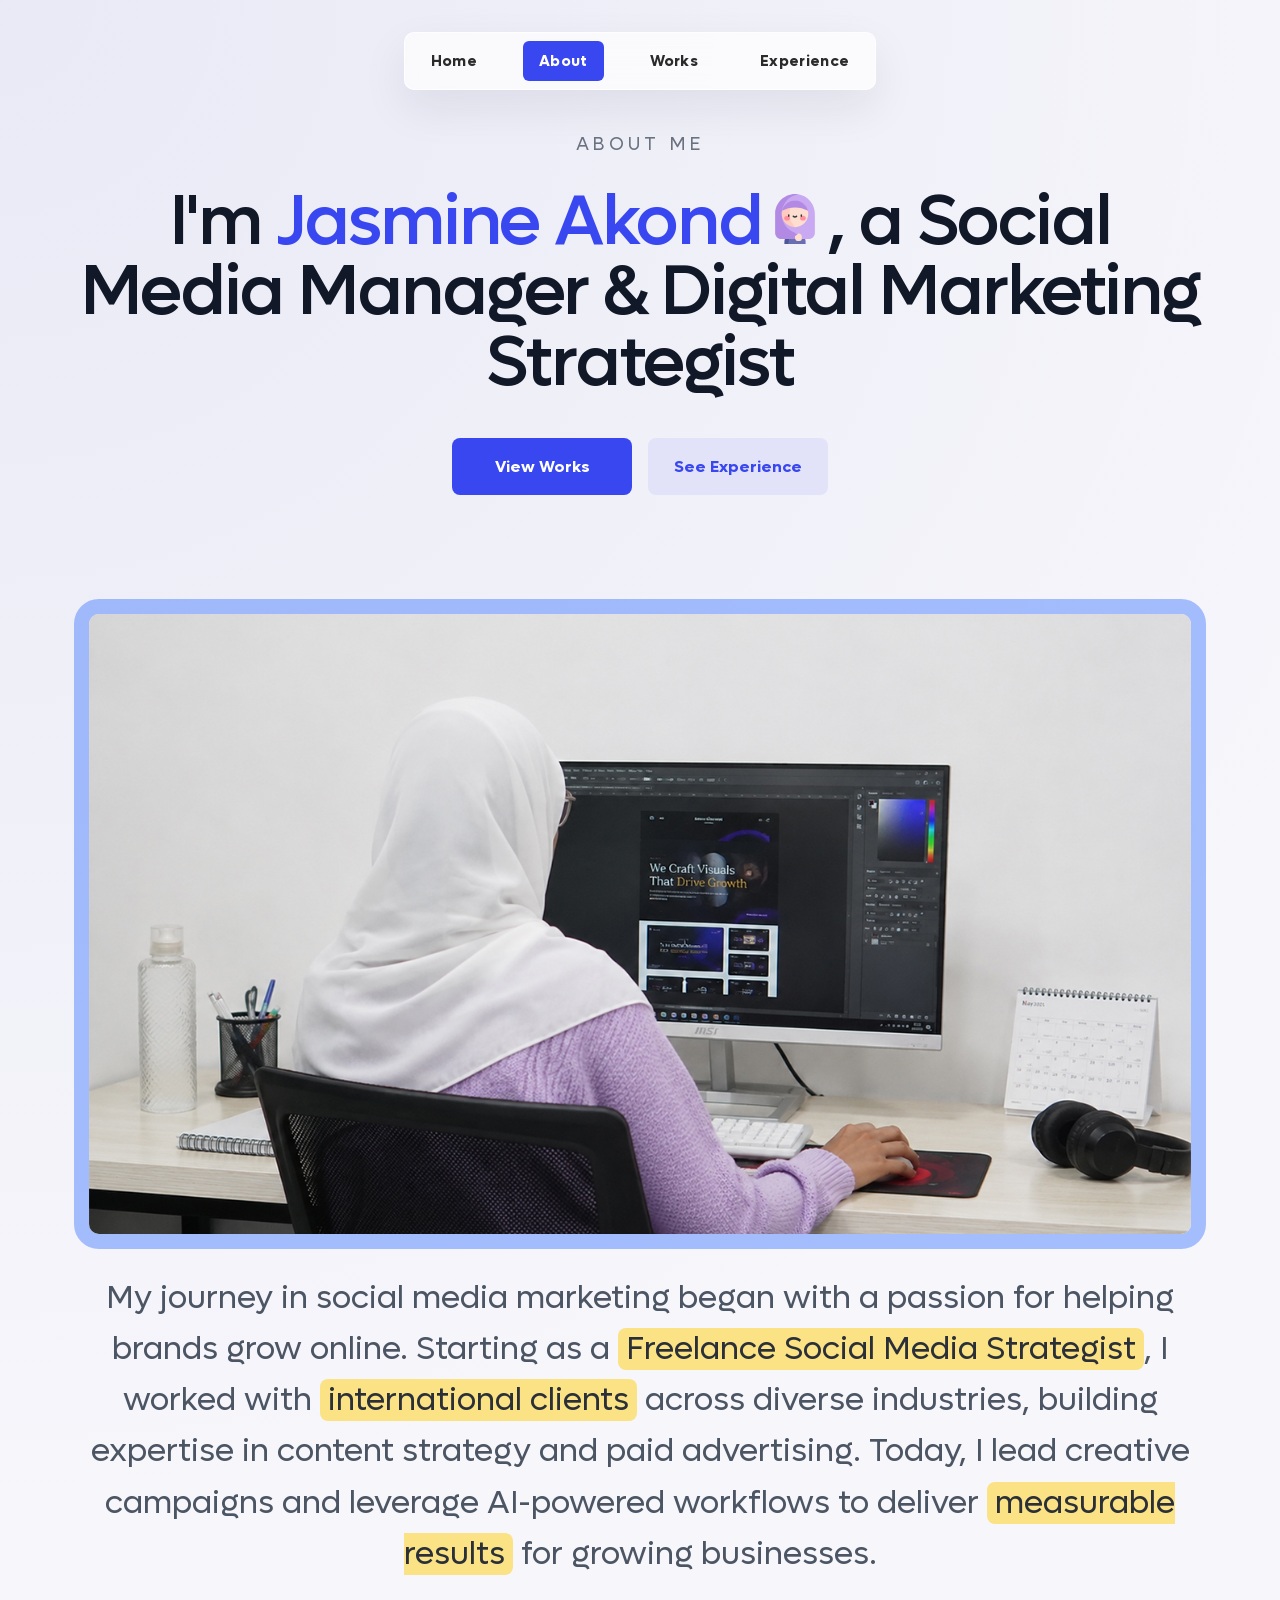
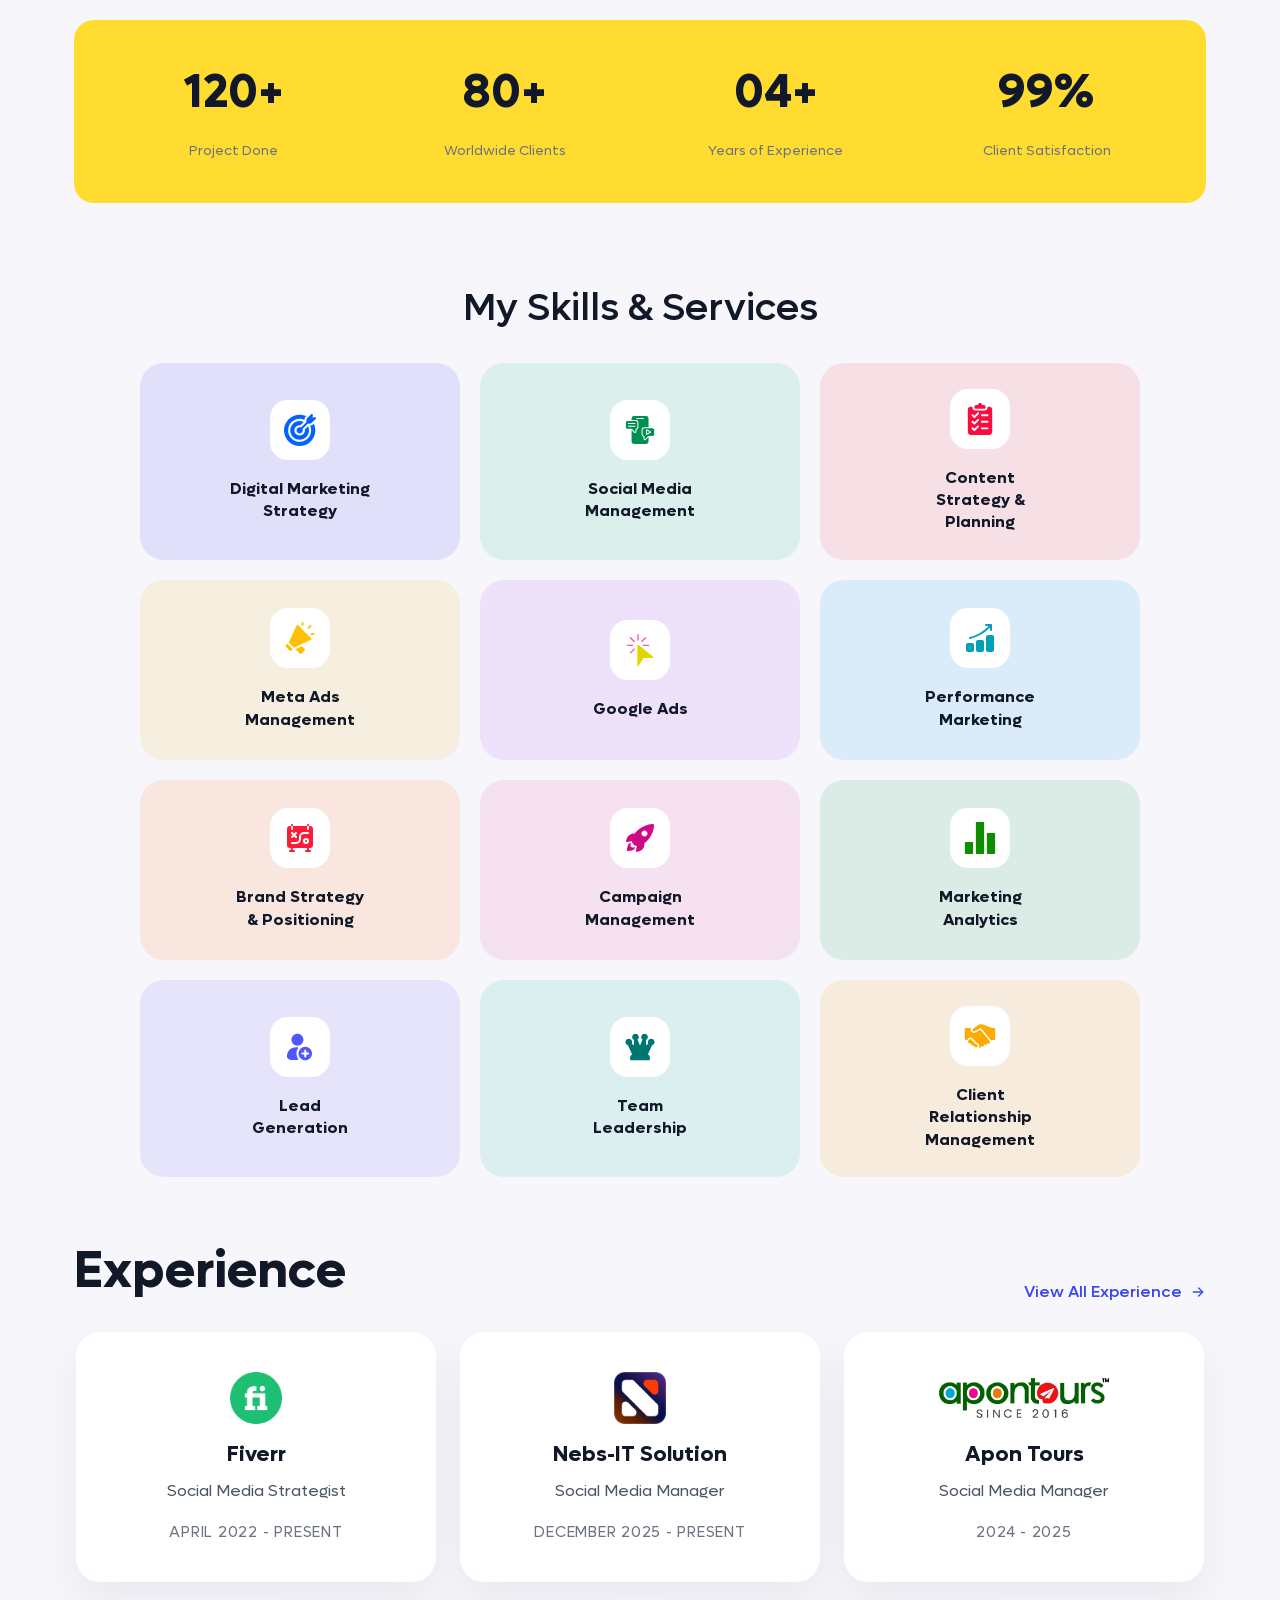
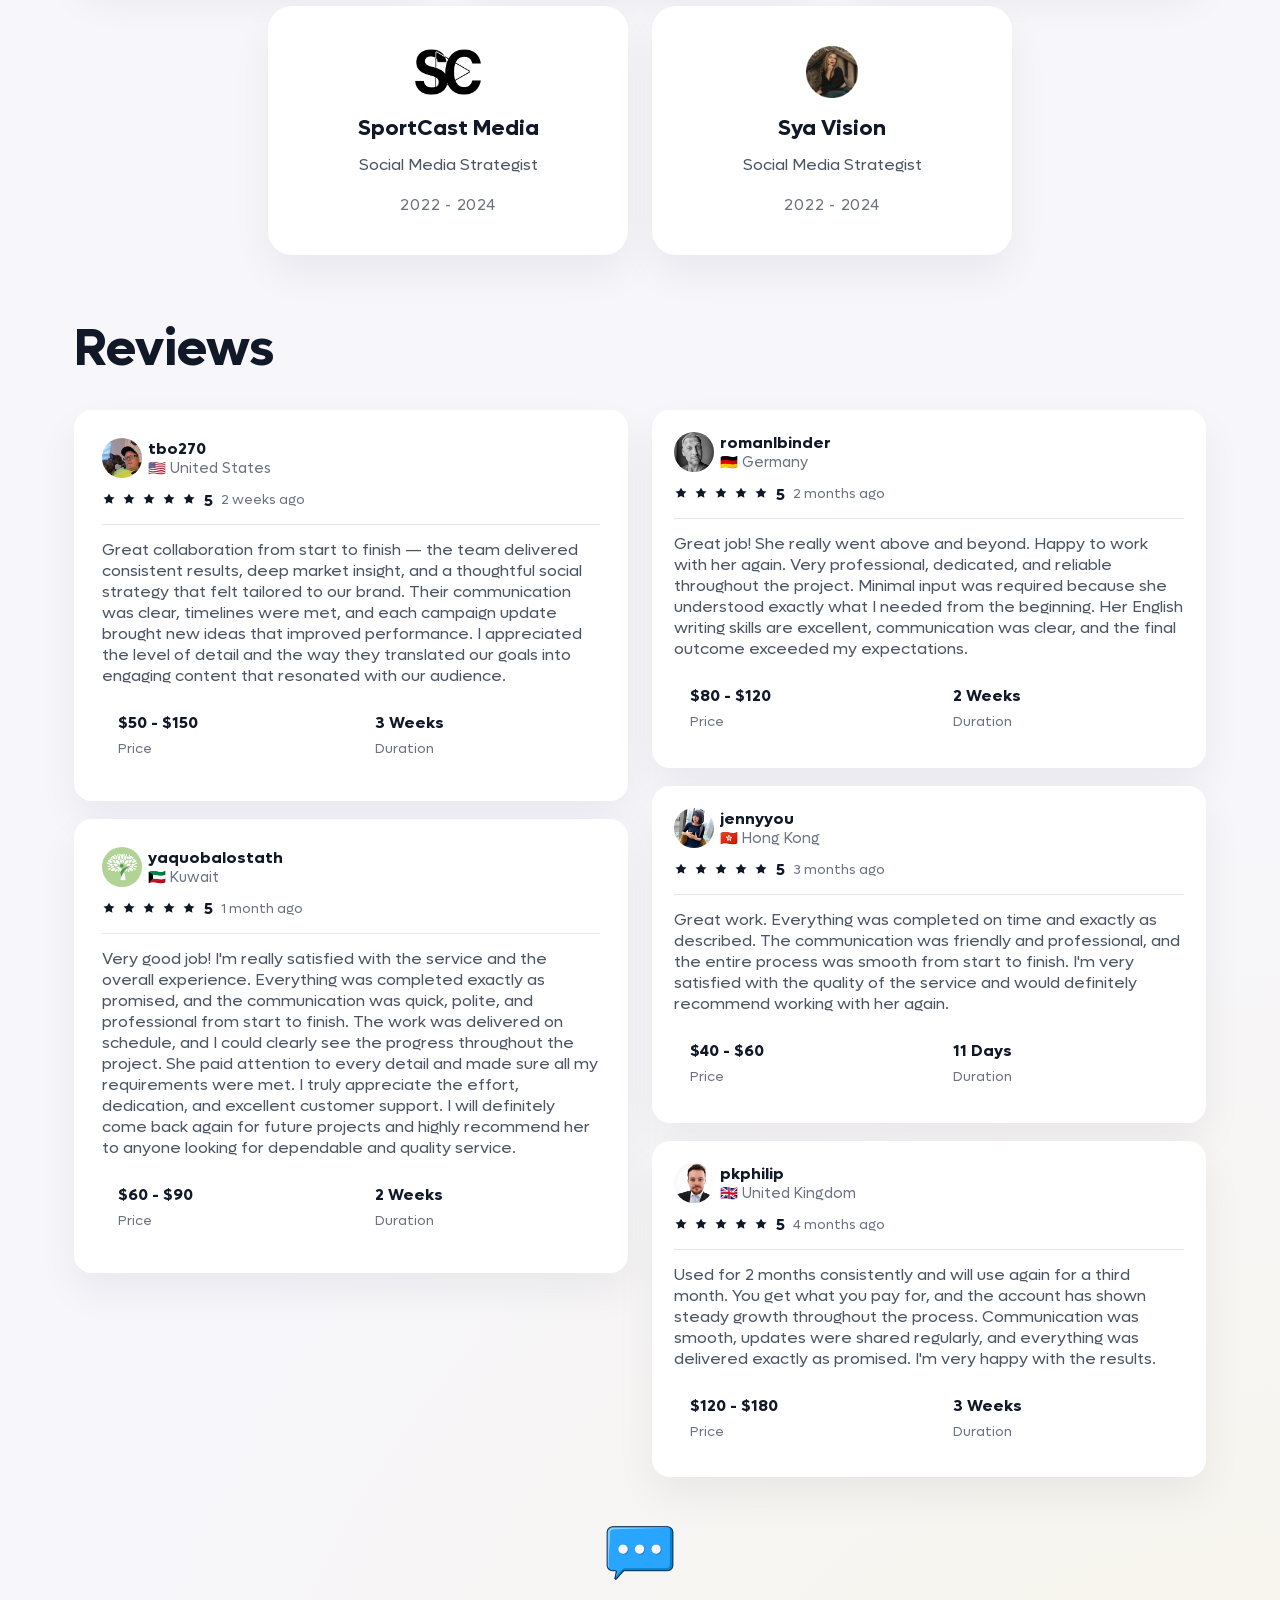
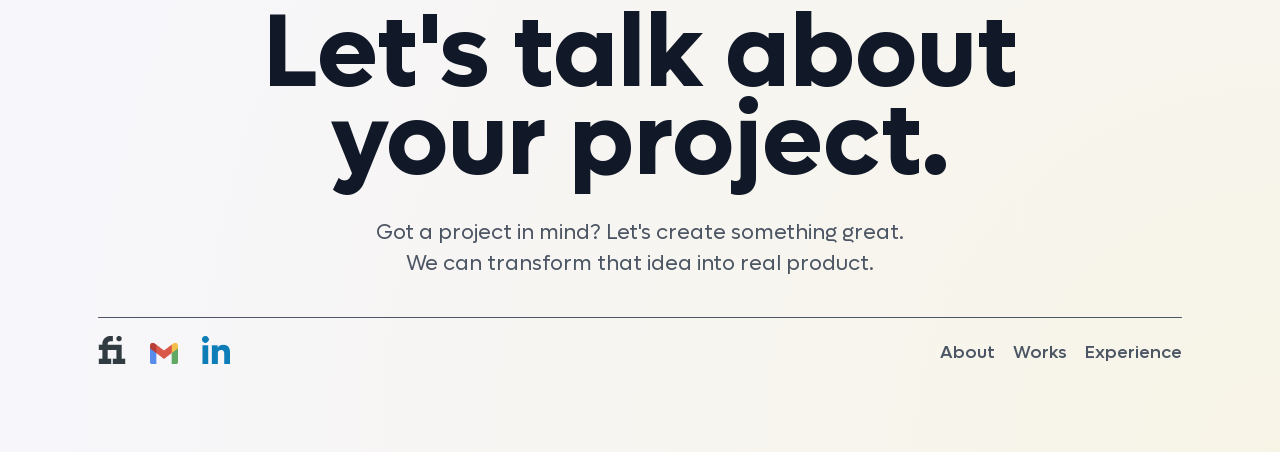
<file: about.html>
<!DOCTYPE html>
<html lang="en">
  <head>
    <meta charset="UTF-8" />
    <meta name="viewport" content="width=device-width, initial-scale=1.0" />
    <title>About | Jasmine Akond</title>
    <link rel="stylesheet" href="style.css" />
    <link rel="stylesheet" href="responsive.css" />
  </head>
  <body>
    <div class="page-shell about-page">
      <header class="site-header">
        <button class="menu-toggle" type="button" aria-label="Open navigation menu" aria-expanded="false" aria-controls="primary-navigation">
          <span></span>
          <span></span>
          <span></span>
        </button>
        <nav class="nav-links" id="primary-navigation">
          <a href="index.html">Home</a>
          <a href="about.html" class="active">About</a>
          <a href="works.html">Works</a>
          <a href="experience.html">Experience</a>
        </nav>
      </header>

      <main>
        <section class="hero hero-center" id="home">
          <div class="hero-copy">
            <p class="hero-intro">About Me</p>
            <h1>I'm <span class="about-headline-name"> Jasmine Akond</span><span class="about-headline-profile"></span>, a Social Media Manager &amp; Digital Marketing Strategist</h1>
            <div class="hero-ctas">
              <a class="button" href="works.html">View Works</a>
              <a class="button button-secondary" href="experience.html">See Experience</a>
            </div>
          </div>
        </section>

        <section class="story-section">
          <img src="media/story.jpg" alt="Story image" />
          <p>
            My journey in social media marketing began with a passion for helping brands grow online. Starting as a <span class="story-highlight">Freelance Social Media Strategist</span>, I worked with <span class="story-highlight">international clients</span> across diverse industries, building expertise in content strategy and paid advertising. Today, I lead creative campaigns and leverage AI-powered workflows to deliver <span class="story-highlight">measurable results</span> for growing businesses.
          </p>
        </section>

        <section class="stats-panel">
          <div class="stats-grid">
            <div class="stat-item">
              <span class="stat-number">120+</span>
              <p class="stat-label">Project Done</p>
            </div>
            <div class="stat-item">
              <span class="stat-number">80+</span>
              <p class="stat-label">Worldwide Clients</p>
            </div>
            <div class="stat-item">
              <span class="stat-number">04+</span>
              <p class="stat-label">Years of Experience</p>
            </div>
            <div class="stat-item">
              <span class="stat-number">99%</span>
              <p class="stat-label">Client Satisfaction</p>
            </div>
          </div>
        </section>

        <section class="expertise-section">
          <h2 class="section-heading">My Skills & Services</h2>
          <div class="expertise-grid">
            <article class="expertise-card expertise-card-1">
              <div class="expertise-icon" aria-hidden="true">
                <img src="media/service/Digital-Marketing-Strategy.svg" alt="Digital Marketing Strategy icon" />
              </div>
              <p>Digital Marketing Strategy</p>
            </article>
            <article class="expertise-card expertise-card-2">
              <div class="expertise-icon" aria-hidden="true">
                <img src="media/service/Social-Media-Management.svg" alt="Social Media Management icon" />
              </div>
              <p>Social Media Management</p>
            </article>
            <article class="expertise-card expertise-card-3">
              <div class="expertise-icon" aria-hidden="true">
                <img src="media/service/Content-Strategy-&-Planning.svg" alt="Content Strategy & Planning icon" />
              </div>
              <p>Content Strategy &amp; Planning</p>
            </article>
            <article class="expertise-card expertise-card-4">
              <div class="expertise-icon" aria-hidden="true">
                <img src="media/service/Meta-Ads-Management.svg" alt="Meta Ads Management icon" />
              </div>
              <p>Meta Ads Management</p>
            </article>
            <article class="expertise-card expertise-card-5">
              <div class="expertise-icon" aria-hidden="true">
                <img src="media/service/Google-Ads-Management.svg" alt="Google Ads icon" />
              </div>
              <p>Google Ads</p>
            </article>
            <article class="expertise-card expertise-card-6">
              <div class="expertise-icon" aria-hidden="true">
                <img src="media/service/Performance-Marketing.svg" alt="Performance Marketing icon" />
              </div>
              <p>Performance Marketing</p>
            </article>
            <article class="expertise-card expertise-card-7">
              <div class="expertise-icon" aria-hidden="true">
                <img src="media/service/marketing-strategy.svg" alt="Brand Strategy & Positioning icon" />
              </div>
              <p>Brand Strategy &amp; Positioning</p>
            </article>
            <article class="expertise-card expertise-card-8">
              <div class="expertise-icon" aria-hidden="true">
                <img src="media/service/Campaign-Management.svg" alt="Campaign Management icon" />
              </div>
              <p>Campaign Management</p>
            </article>
            <article class="expertise-card expertise-card-9">
              <div class="expertise-icon" aria-hidden="true">
                <img src="media/service/Marketing-Analytics.svg" alt="Marketing Analytics icon" />
              </div>
              <p>Marketing Analytics</p>
            </article>
            <article class="expertise-card expertise-card-10">
              <div class="expertise-icon" aria-hidden="true">
                <img src="media/service/Lead-Generation.svg" alt="Lead Generation icon" />
              </div>
              <p>Lead Generation</p>
            </article>
            <article class="expertise-card expertise-card-11">
              <div class="expertise-icon" aria-hidden="true">
                <img src="media/service/Team-Leadership.svg" alt="Team Leadership icon" />
              </div>
              <p>Team Leadership</p>
            </article>
            <article class="expertise-card expertise-card-12">
              <div class="expertise-icon" aria-hidden="true">
                <img src="media/service/Client-Relationship-Management.svg" alt="Client Relationship Management icon" />
              </div>
              <p>Client Relationship Management</p>
            </article>
          </div>
        </section>

        <section class="experience-section" id="experience">
          <div class="experience-header">
            <div>
              <h2 class="experience-title">Experience</h2>
            </div>
            <a class="experience-cta" href="experience.html#experience">
              View All Experience
              <svg width="16" height="16" viewBox="0 0 24 24" fill="none" aria-hidden="true" xmlns="http://www.w3.org/2000/svg">
                <path d="M5 12H19" stroke="currentColor" stroke-width="2" stroke-linecap="round"/>
                <path d="M13 6L19 12L13 18" stroke="currentColor" stroke-width="2" stroke-linecap="round" stroke-linejoin="round"/>
              </svg>
            </a>
          </div>

          <div class="experience-grid">
            <article class="experience-card">
              <div class="experience-logo"><img src="media/brands/fiverr.png" alt="Fiverr logo" /></div>
              <h3>Fiverr</h3>
              <p class="experience-role">Social Media Strategist</p>
              <p class="experience-duration">April 2022 - Present</p>
            </article>
            <article class="experience-card">
              <div class="experience-logo"><img src="media/brands/nebs-it.png" alt="Nebs-IT Solution logo" /></div>
              <h3>Nebs-IT Solution</h3>
              <p class="experience-role">Social Media Manager</p>
              <p class="experience-duration">December 2025 - Present</p>
            </article>
            <article class="experience-card experience-card--hide-name">
              <div class="experience-logo"><img src="media/brands/apon-tours.png" alt="Apon Tours logo" /></div>
              <h3>Apon Tours</h3>
              <p class="experience-role">Social Media Manager</p>
              <p class="experience-duration">2024 - 2025</p>
            </article>
            <article class="experience-card">
              <div class="experience-logo"><img src="media/brands/sportcast-media.png" alt="SportCast Media logo" /></div>
              <h3>SportCast Media</h3>
              <p class="experience-role">Social Media Strategist</p>
              <p class="experience-duration">2022 - 2024</p>
            </article>
            <article class="experience-card">
              <div class="experience-logo"><img src="media/brands/sya-vision.png" alt="Sya Vision logo" /></div>
              <h3>Sya Vision</h3>
              <p class="experience-role">Social Media Strategist</p>
              <p class="experience-duration">2022 - 2024</p>
            </article>
          </div>
        </section>

        <section class="reviews-section" id="reviews">
          <div class="reviews-header">
            <h2 class="reviews-title">Reviews</h2>
          </div>

          <div class="reviews-grid">
            <div class="reviews-left">
              <article class="review-card">
                <div class="review-top">
                  <img class="review-avatar" src="media/review/tbo270.png" alt="Reviewer" />
                  <div class="review-meta">
                      <div class="review-name">tbo270</div>
                      <div class="review-country">🇺🇸 United States</div>
                  </div>
                </div>
                <div class="review-rating">
                  <div class="review-stars">
                    <svg viewBox="0 0 24 24" aria-hidden="true"><path class="star-fill" d="M12 17.3 6.2 20l1-6.1L2.5 9.5l6.2-.9L12 3l3.3 5.6 6.2.9-4.7 4.4L17.8 20z"/></svg>
                    <svg viewBox="0 0 24 24" aria-hidden="true"><path class="star-fill" d="M12 17.3 6.2 20l1-6.1L2.5 9.5l6.2-.9L12 3l3.3 5.6 6.2.9-4.7 4.4L17.8 20z"/></svg>
                    <svg viewBox="0 0 24 24" aria-hidden="true"><path class="star-fill" d="M12 17.3 6.2 20l1-6.1L2.5 9.5l6.2-.9L12 3l3.3 5.6 6.2.9-4.7 4.4L17.8 20z"/></svg>
                    <svg viewBox="0 0 24 24" aria-hidden="true"><path class="star-fill" d="M12 17.3 6.2 20l1-6.1L2.5 9.5l6.2-.9L12 3l3.3 5.6 6.2.9-4.7 4.4L17.8 20z"/></svg>
                    <svg viewBox="0 0 24 24" aria-hidden="true"><path class="star-fill" d="M12 17.3 6.2 20l1-6.1L2.5 9.5l6.2-.9L12 3l3.3 5.6 6.2.9-4.7 4.4L17.8 20z"/></svg>
                  </div>
                  <span class="reviews-score-inline">5</span>
                  <span class="review-time">2 weeks ago</span>
                </div>
                <hr class="review-divider" />
                <p class="review-text">Great collaboration from start to finish — the team delivered consistent results, deep market insight, and a thoughtful social strategy that felt tailored to our brand. Their communication was clear, timelines were met, and each campaign update brought new ideas that improved performance. I appreciated the level of detail and the way they translated our goals into engaging content that resonated with our audience.</p>
                <div class="review-stats">
                  <div class="stat">
                    <div class="stat-value">$50 - $150</div>
                    <div class="stat-label">Price</div>
                  </div>
                  <div class="stat">
                    <div class="stat-value">3 Weeks</div>
                    <div class="stat-label">Duration</div>
                  </div>
                </div>
              </article>

              <article class="review-card">
                <div class="review-top">
                  <img class="review-avatar" src="media/review/yaquobalostath.png" alt="Reviewer" />
                  <div class="review-meta">
                    <div class="review-name">yaquobalostath</div>
                    <div class="review-country">🇰🇼 Kuwait</div>
                  </div>
                </div>
                <div class="review-rating">
                  <div class="review-stars">
                    <svg viewBox="0 0 24 24" aria-hidden="true"><path class="star-fill" d="M12 17.3 6.2 20l1-6.1L2.5 9.5l6.2-.9L12 3l3.3 5.6 6.2.9-4.7 4.4L17.8 20z"/></svg>
                    <svg viewBox="0 0 24 24" aria-hidden="true"><path class="star-fill" d="M12 17.3 6.2 20l1-6.1L2.5 9.5l6.2-.9L12 3l3.3 5.6 6.2.9-4.7 4.4L17.8 20z"/></svg>
                    <svg viewBox="0 0 24 24" aria-hidden="true"><path class="star-fill" d="M12 17.3 6.2 20l1-6.1L2.5 9.5l6.2-.9L12 3l3.3 5.6 6.2.9-4.7 4.4L17.8 20z"/></svg>
                    <svg viewBox="0 0 24 24" aria-hidden="true"><path class="star-fill" d="M12 17.3 6.2 20l1-6.1L2.5 9.5l6.2-.9L12 3l3.3 5.6 6.2.9-4.7 4.4L17.8 20z"/></svg>
                    <svg viewBox="0 0 24 24" aria-hidden="true"><path class="star-fill" d="M12 17.3 6.2 20l1-6.1L2.5 9.5l6.2-.9L12 3l3.3 5.6 6.2.9-4.7 4.4L17.8 20z"/></svg>
                  </div>
                  <span class="reviews-score-inline">5</span>
                  <span class="review-time">1 month ago</span>
                </div>
                <hr class="review-divider" />
                <p class="review-text">Very good job! I'm really satisfied with the service and the overall experience. Everything was completed exactly as promised, and the communication was quick, polite, and professional from start to finish. The work was delivered on schedule, and I could clearly see the progress throughout the project. She paid attention to every detail and made sure all my requirements were met. I truly appreciate the effort, dedication, and excellent customer support. I will definitely come back again for future projects and highly recommend her to anyone looking for dependable and quality service.</p>
                <div class="review-stats">
                  <div class="stat">
                    <div class="stat-value">$60 - $90</div>
                    <div class="stat-label">Price</div>
                  </div>
                  <div class="stat">
                    <div class="stat-value">2 Weeks</div>
                    <div class="stat-label">Duration</div>
                  </div>
                </div>
              </article>
            </div>

            <div class="reviews-right">
              <article class="review-card small">
                <div class="review-top">
                  <img class="review-avatar" src="media/review/romanlbinder.png" alt="Reviewer" />
                  <div class="review-meta">
                    <div class="review-name">romanlbinder</div>
                    <div class="review-country">🇩🇪 Germany</div>
                  </div>
                </div>
                <div class="review-rating">
                  <div class="review-stars">
                    <svg viewBox="0 0 24 24" aria-hidden="true"><path class="star-fill" d="M12 17.3 6.2 20l1-6.1L2.5 9.5l6.2-.9L12 3l3.3 5.6 6.2.9-4.7 4.4L17.8 20z"/></svg>
                    <svg viewBox="0 0 24 24" aria-hidden="true"><path class="star-fill" d="M12 17.3 6.2 20l1-6.1L2.5 9.5l6.2-.9L12 3l3.3 5.6 6.2.9-4.7 4.4L17.8 20z"/></svg>
                    <svg viewBox="0 0 24 24" aria-hidden="true"><path class="star-fill" d="M12 17.3 6.2 20l1-6.1L2.5 9.5l6.2-.9L12 3l3.3 5.6 6.2.9-4.7 4.4L17.8 20z"/></svg>
                    <svg viewBox="0 0 24 24" aria-hidden="true"><path class="star-fill" d="M12 17.3 6.2 20l1-6.1L2.5 9.5l6.2-.9L12 3l3.3 5.6 6.2.9-4.7 4.4L17.8 20z"/></svg>
                    <svg viewBox="0 0 24 24" aria-hidden="true"><path class="star-fill" d="M12 17.3 6.2 20l1-6.1L2.5 9.5l6.2-.9L12 3l3.3 5.6 6.2.9-4.7 4.4L17.8 20z"/></svg>
                  </div>
                  <span class="reviews-score-inline">5</span>
                  <span class="review-time">2 months ago</span>
                </div>
                <hr class="review-divider" />
                <p class="review-text">Great job! She really went above and beyond. Happy to work with her again. Very professional, dedicated, and reliable throughout the project. Minimal input was required because she understood exactly what I needed from the beginning. Her English writing skills are excellent, communication was clear, and the final outcome exceeded my expectations.</p>
                <div class="review-stats">
                  <div class="stat">
                    <div class="stat-value">$80 - $120</div>
                    <div class="stat-label">Price</div>
                  </div>
                  <div class="stat">
                    <div class="stat-value">2 Weeks</div>
                    <div class="stat-label">Duration</div>
                  </div>
                </div>
              </article>

              <article class="review-card small">
                <div class="review-top">
                  <img class="review-avatar" src="media/review/jennyyou.png" alt="Reviewer" />
                  <div class="review-meta">
                    <div class="review-name">jennyyou</div>
                    <div class="review-country">🇭🇰 Hong Kong</div>
                  </div>
                </div>
                <div class="review-rating">
                  <div class="review-stars">
                    <svg viewBox="0 0 24 24" aria-hidden="true"><path class="star-fill" d="M12 17.3 6.2 20l1-6.1L2.5 9.5l6.2-.9L12 3l3.3 5.6 6.2.9-4.7 4.4L17.8 20z"/></svg>
                    <svg viewBox="0 0 24 24" aria-hidden="true"><path class="star-fill" d="M12 17.3 6.2 20l1-6.1L2.5 9.5l6.2-.9L12 3l3.3 5.6 6.2.9-4.7 4.4L17.8 20z"/></svg>
                    <svg viewBox="0 0 24 24" aria-hidden="true"><path class="star-fill" d="M12 17.3 6.2 20l1-6.1L2.5 9.5l6.2-.9L12 3l3.3 5.6 6.2.9-4.7 4.4L17.8 20z"/></svg>
                    <svg viewBox="0 0 24 24" aria-hidden="true"><path class="star-fill" d="M12 17.3 6.2 20l1-6.1L2.5 9.5l6.2-.9L12 3l3.3 5.6 6.2.9-4.7 4.4L17.8 20z"/></svg>
                    <svg viewBox="0 0 24 24" aria-hidden="true"><path class="star-fill" d="M12 17.3 6.2 20l1-6.1L2.5 9.5l6.2-.9L12 3l3.3 5.6 6.2.9-4.7 4.4L17.8 20z"/></svg>
                  </div>
                  <span class="reviews-score-inline">5</span>
                  <span class="review-time">3 months ago</span>
                </div>
                <hr class="review-divider" />
                <p class="review-text">Great work. Everything was completed on time and exactly as described. The communication was friendly and professional, and the entire process was smooth from start to finish. I'm very satisfied with the quality of the service and would definitely recommend working with her again.</p>
                <div class="review-stats">
                  <div class="stat">
                    <div class="stat-value">$40 - $60</div>
                    <div class="stat-label">Price</div>
                  </div>
                  <div class="stat">
                    <div class="stat-value">11 Days</div>
                    <div class="stat-label">Duration</div>
                  </div>
                </div>
              </article>

              <article class="review-card small">
                <div class="review-top">
                  <img class="review-avatar" src="media/review/pkphilip.png" alt="Reviewer" />
                  <div class="review-meta">
                    <div class="review-name">pkphilip</div>
                    <div class="review-country">🇬🇧 United Kingdom</div>
                  </div>
                </div>
                <div class="review-rating">
                  <div class="review-stars">
                    <svg viewBox="0 0 24 24" aria-hidden="true"><path class="star-fill" d="M12 17.3 6.2 20l1-6.1L2.5 9.5l6.2-.9L12 3l3.3 5.6 6.2.9-4.7 4.4L17.8 20z"/></svg>
                    <svg viewBox="0 0 24 24" aria-hidden="true"><path class="star-fill" d="M12 17.3 6.2 20l1-6.1L2.5 9.5l6.2-.9L12 3l3.3 5.6 6.2.9-4.7 4.4L17.8 20z"/></svg>
                    <svg viewBox="0 0 24 24" aria-hidden="true"><path class="star-fill" d="M12 17.3 6.2 20l1-6.1L2.5 9.5l6.2-.9L12 3l3.3 5.6 6.2.9-4.7 4.4L17.8 20z"/></svg>
                    <svg viewBox="0 0 24 24" aria-hidden="true"><path class="star-fill" d="M12 17.3 6.2 20l1-6.1L2.5 9.5l6.2-.9L12 3l3.3 5.6 6.2.9-4.7 4.4L17.8 20z"/></svg>
                    <svg viewBox="0 0 24 24" aria-hidden="true"><path class="star-fill" d="M12 17.3 6.2 20l1-6.1L2.5 9.5l6.2-.9L12 3l3.3 5.6 6.2.9-4.7 4.4L17.8 20z"/></svg>
                  </div>
                  <span class="reviews-score-inline">5</span>
                  <span class="review-time">4 months ago</span>
                </div>
                <hr class="review-divider" />
                <p class="review-text">Used for 2 months consistently and will use again for a third month. You get what you pay for, and the account has shown steady growth throughout the process. Communication was smooth, updates were shared regularly, and everything was delivered exactly as promised. I'm very happy with the results.</p>
                <div class="review-stats">
                  <div class="stat">
                    <div class="stat-value">$120 - $180</div>
                    <div class="stat-label">Price</div>
                  </div>
                  <div class="stat">
                    <div class="stat-value">3 Weeks</div>
                    <div class="stat-label">Duration</div>
                  </div>
                </div>
              </article>
            </div>
          </div>
        </section>

        <!-- Minimal footer: message icon + heading (icons & quicklinks removed) -->
        <footer class="minimal-footer">
          <div class="minimal-footer-inner">
            <img class="footer-msg-icon" src="media/icons/message.png" alt="message" />
            <h2 class="minimal-footer-heading">
              <span class="line1">Let&apos;s talk about</span>
              <span class="line2">your project.</span>
            </h2>
            <p class="minimal-footer-sub">
              <span class="sub-line sub-line-1">Got a project in mind? Let's create something great.</span>
              <span class="sub-line sub-line-2">We can transform that idea into real product.</span>
            </p>
             <div class="minimal-divider" aria-hidden="true"></div>

             <div class="footer-extras">
               <div class="footer-extras-inner">
                <div class="footer-left">
                  <a href="https://fiverr.com/jasmineakond" target="_blank" rel="noopener noreferrer" class="social-icon" aria-label="Fiverr"><img src="media/icons/fiverr.png" alt="Fiverr" /></a>
                  <a href="mailto:mahinakond1@gmail.com" class="social-icon" aria-label="Email"><img src="media/icons/email.png" alt="Email" /></a>
                  <a href="https://linkedin.com/in/jasmineakond" target="_blank" rel="noopener noreferrer" class="social-icon" aria-label="LinkedIn"><img src="media/icons/linkedin.png" alt="LinkedIn" /></a>
                </div>
                 <div class="footer-right">
                   <nav class="quicklinks">
                     <a href="about.html">About</a>
                     <a href="works.html">Works</a>
                     <a href="experience.html">Experience</a>
                   </nav>
                 </div>
               </div>
             </div>
          </div>
        </footer>
      </main>
    </div>
    <script src="script.js"></script>
  </body>
</html>
</file>
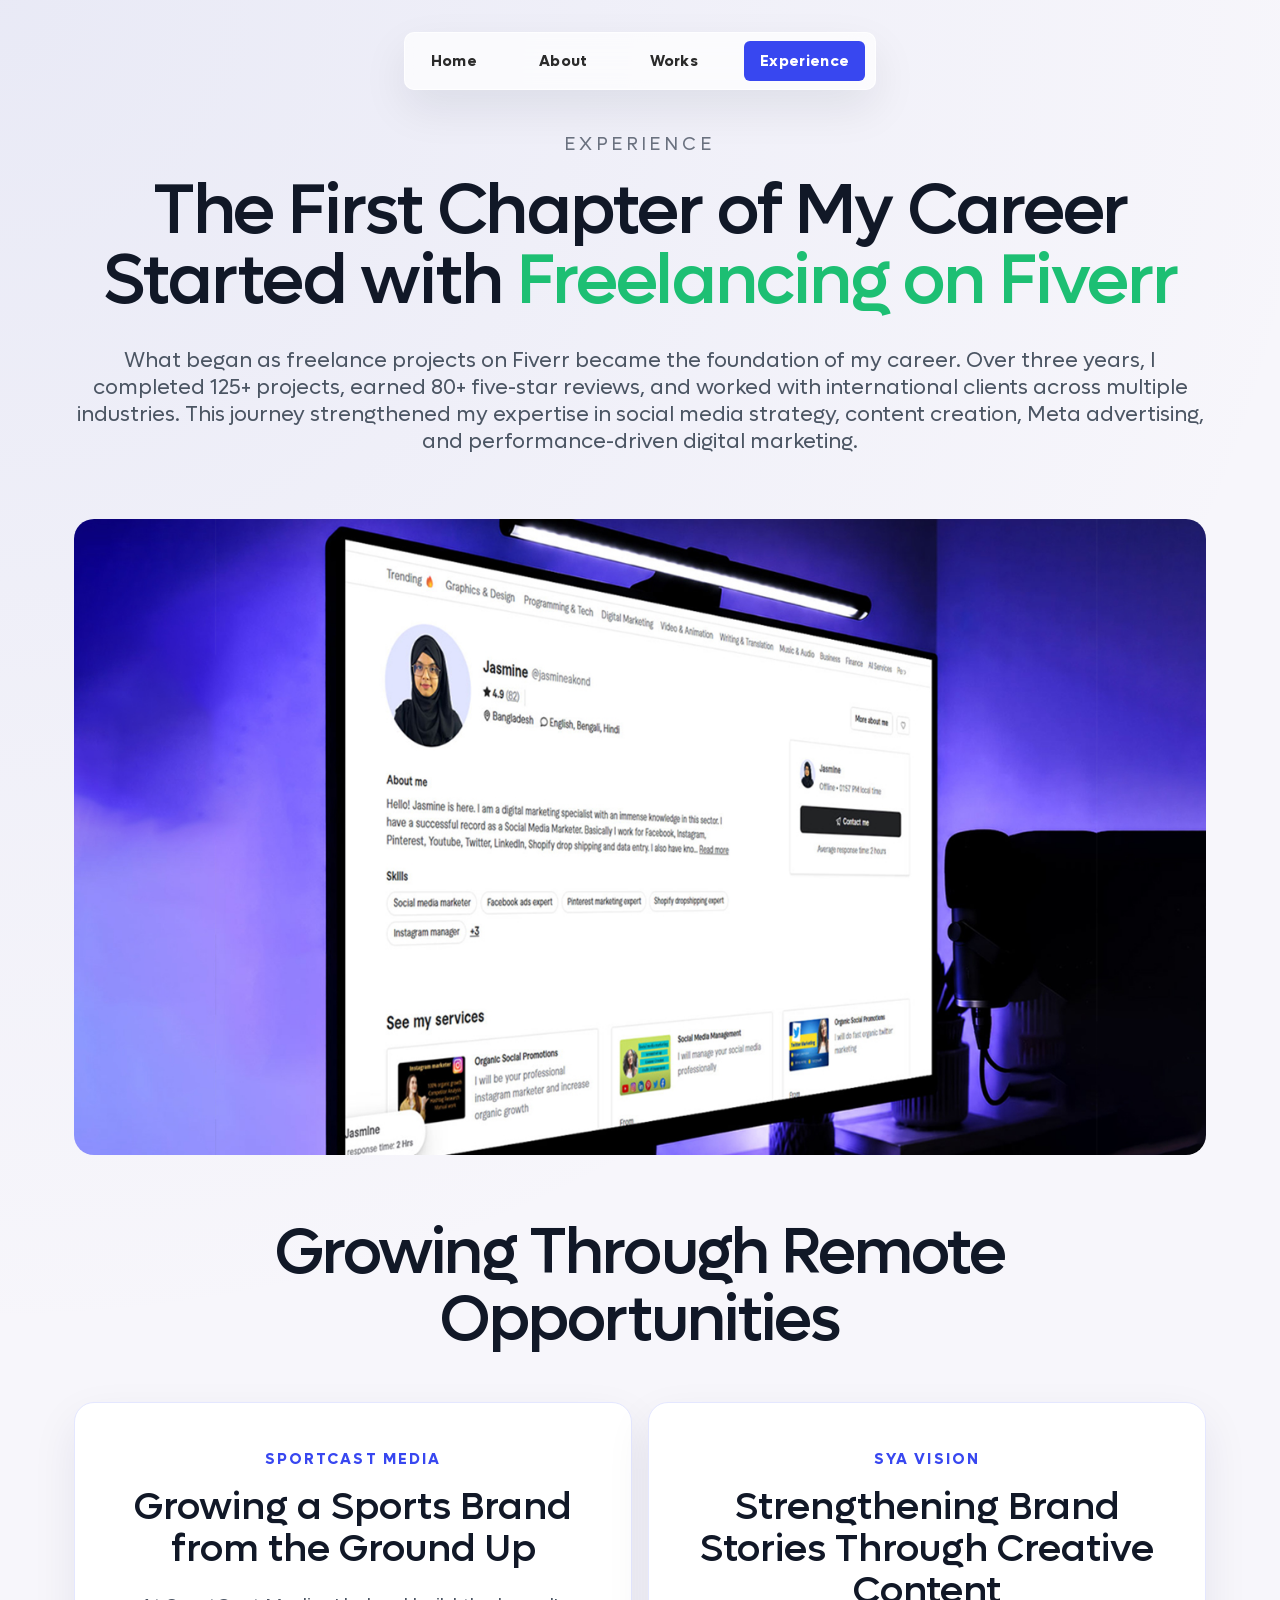
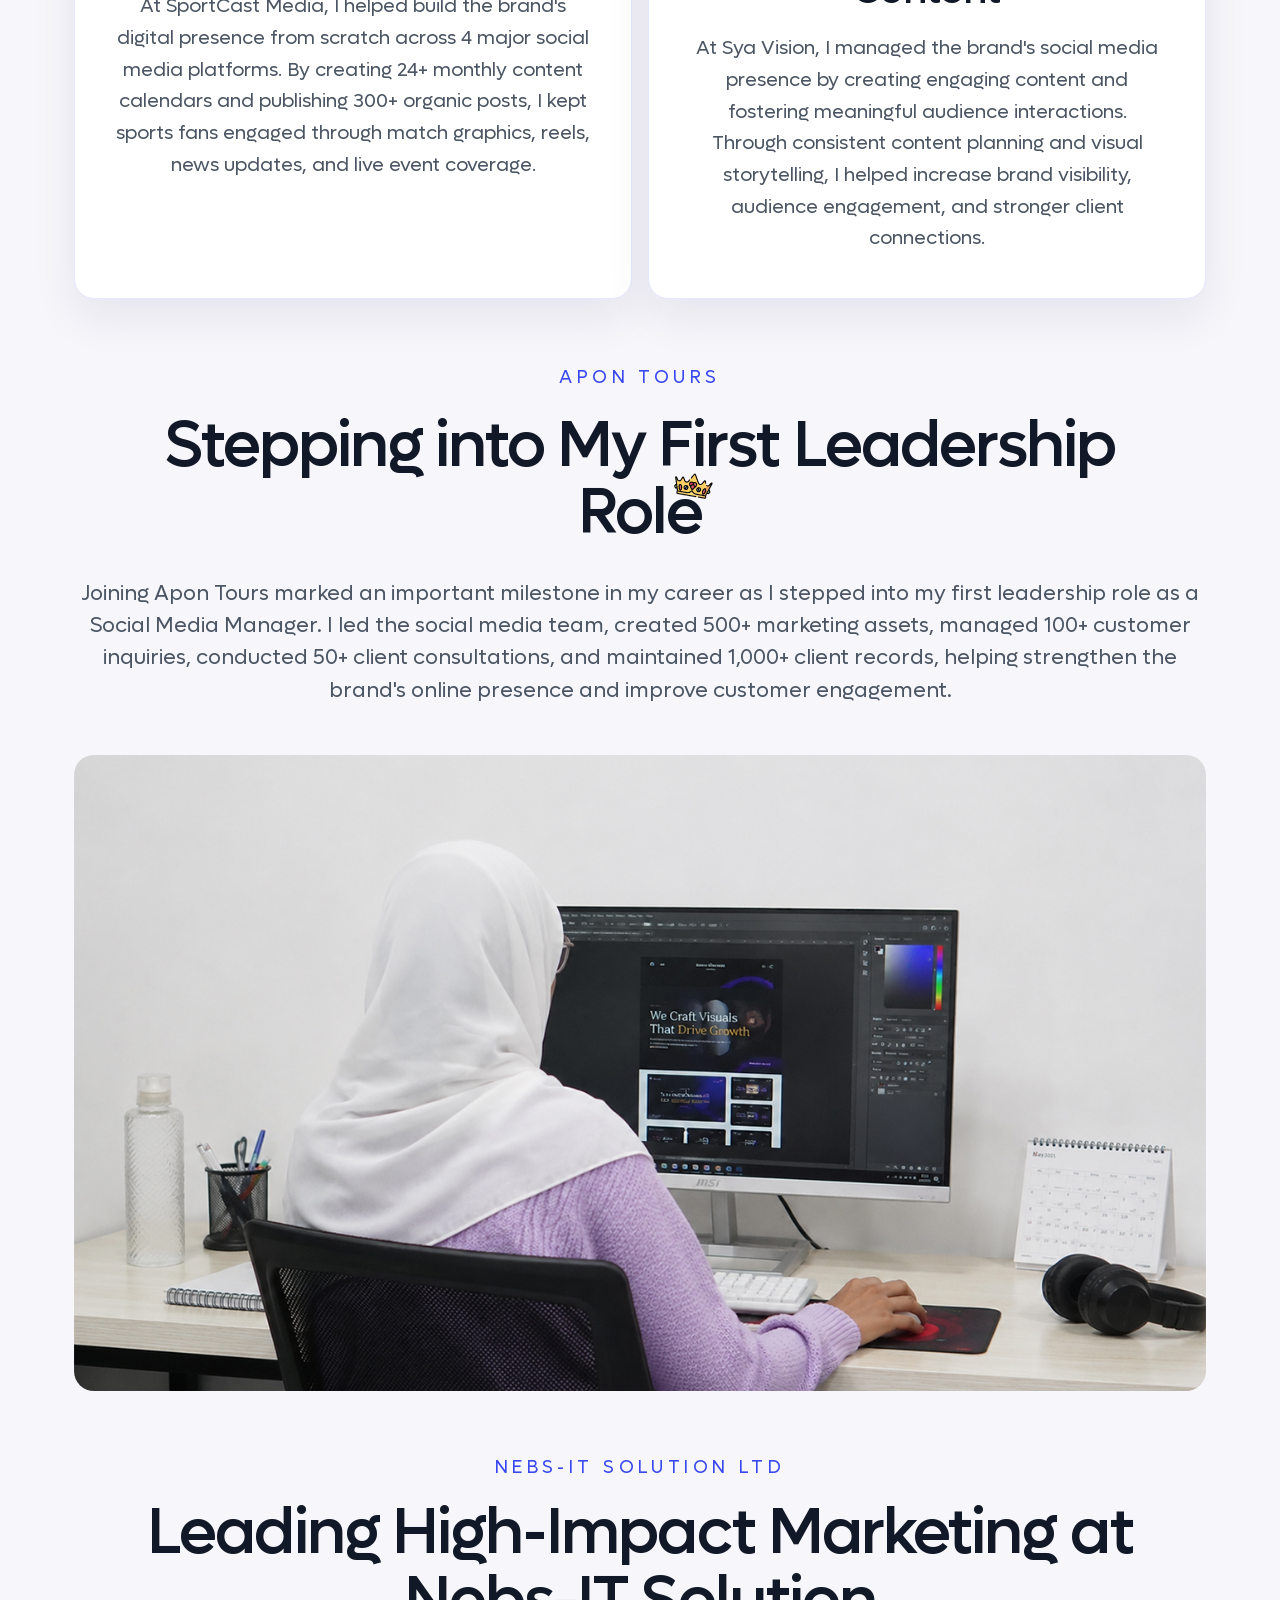
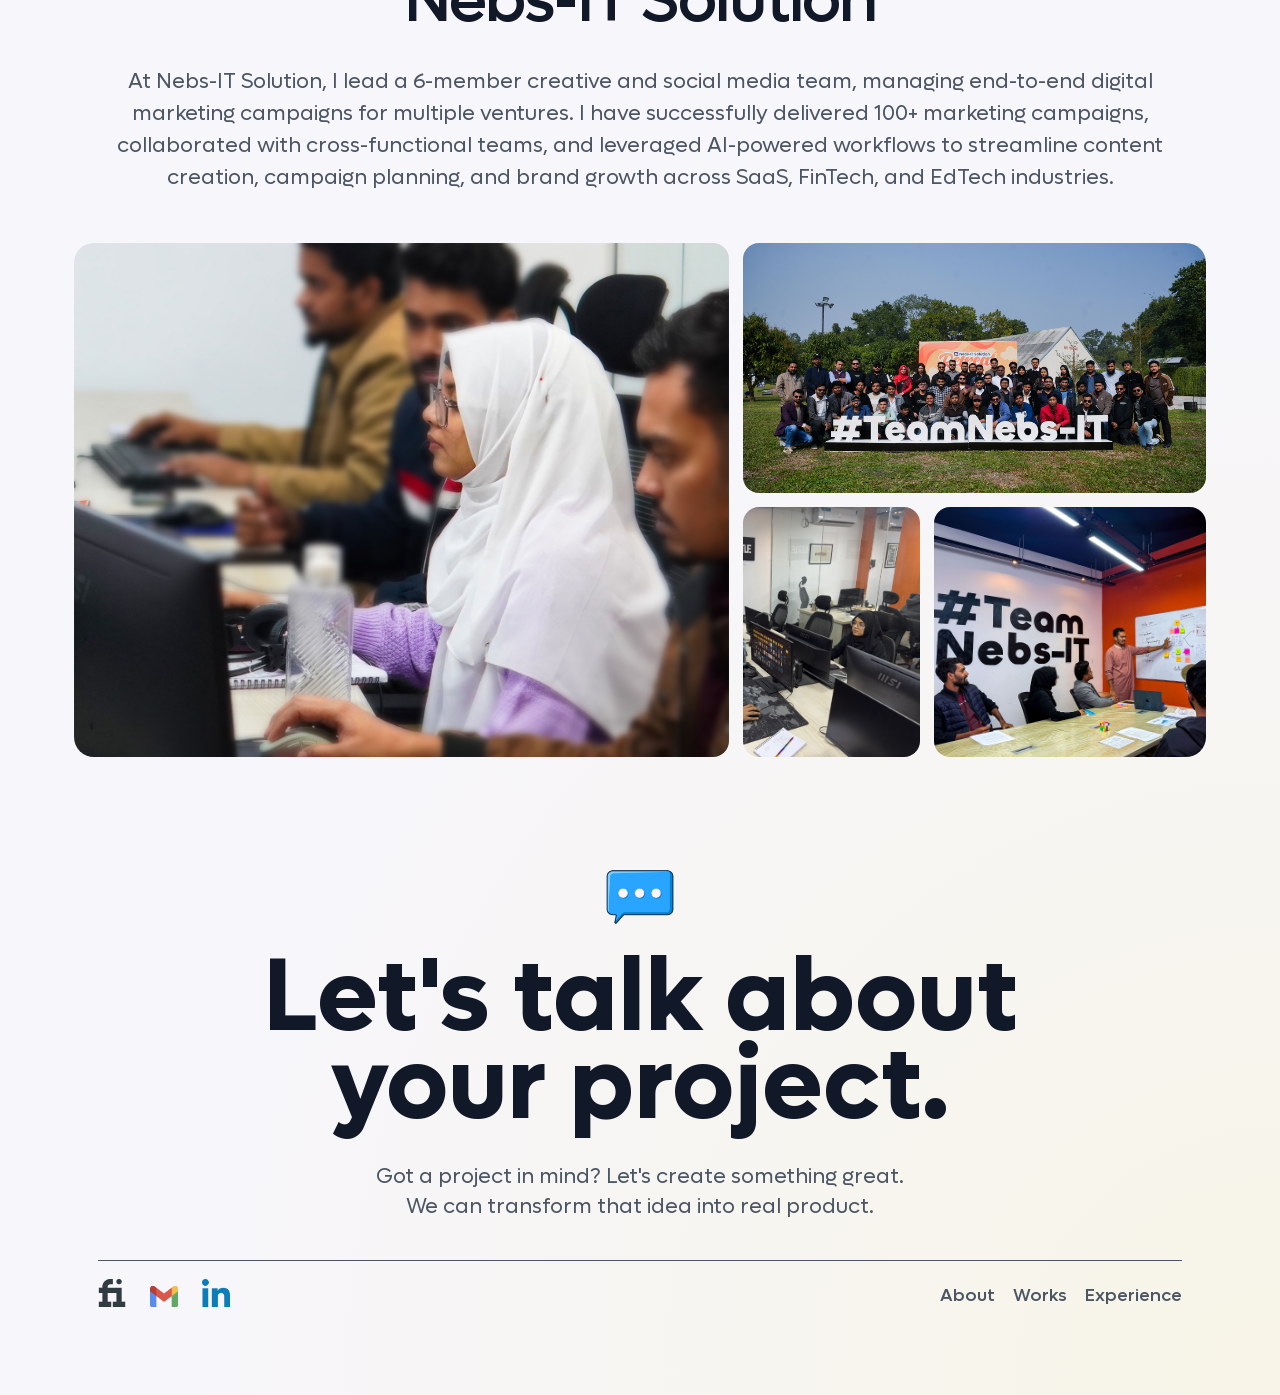
<file: experience.html>
<!DOCTYPE html>
<html lang="en">
  <head>
    <meta charset="UTF-8" />
    <meta name="viewport" content="width=device-width, initial-scale=1.0" />
    <title>Experience | Jasmine Akond</title>
    <link rel="stylesheet" href="style.css" />
    <link rel="stylesheet" href="responsive.css" />
  </head>
  <body>
    <div class="page-shell experience-page">
      <header class="site-header">
        <button class="menu-toggle" type="button" aria-label="Open navigation menu" aria-expanded="false" aria-controls="primary-navigation">
          <span></span>
          <span></span>
          <span></span>
        </button>
        <nav class="nav-links" id="primary-navigation">
          <a href="index.html">Home</a>
          <a href="about.html">About</a>
          <a href="works.html">Works</a>
          <a href="experience.html" class="active">Experience</a>
        </nav>
      </header>

      <main>
        <section class="hero" id="home">
          <div class="hero-copy">
            <p class="hero-intro">Experience</p>
            <h1>The First Chapter of My Career Started with  <span class="fiverr-highlight">Freelancing on Fiverr</span></h1>
            <p class="hero-description">
              What began as freelance projects on Fiverr became the foundation of my career. Over three years, I completed 125+ projects, earned 80+ five-star reviews, and worked with international clients across multiple industries. This journey strengthened my expertise in social media strategy, content creation, Meta advertising, and performance-driven digital marketing.
            </p>
          </div>
        </section>

        <section class="experience-journey-image" aria-label="Freelance journey">
          <img src="media/freelance-journey.jpg" alt="Jasmine Akond's freelance journey" />
        </section>

        <section class="experience-detail" aria-labelledby="sportcast-heading">
          <h2 id="sportcast-heading">Growing Through Remote Opportunities</h2>
          <div class="experience-cards">
            <article class="experience-card">
              <p class="experience-company">SportCast Media</p>
              <h3>Growing a Sports Brand from the Ground Up</h3>
              <p>At SportCast Media, I helped build the brand's digital presence from scratch across 4 major social media platforms. By creating 24+ monthly content calendars and publishing 300+ organic posts, I kept sports fans engaged through match graphics, reels, news updates, and live event coverage.</p>
            </article>
            <article class="experience-card">
              <p class="experience-company">Sya Vision</p>
              <h3>Strengthening Brand Stories Through Creative Content</h3>
              <p>At Sya Vision, I managed the brand's social media presence by creating engaging content and fostering meaningful audience interactions. Through consistent content planning and visual storytelling, I helped increase brand visibility, audience engagement, and stronger client connections.</p>
            </article>
          </div>
        </section>

        <section class="leadership-section" aria-labelledby="leadership-heading">
          <p class="leadership-heading-apontours">Apon Tours</p>
          <h2 id="leadership-heading">Stepping into My First Leadership <span class="role-wrap">Role<span class="emoji"><img src="media/crown.png" alt="crown" /></span></span></h2>
          <p>
            Joining Apon Tours marked an important milestone in my career as I stepped into my first leadership role as a Social Media Manager. I led the social media team, created 500+ marketing assets, managed 100+ customer inquiries, conducted 50+ client consultations, and maintained 1,000+ client records, helping strengthen the brand's online presence and improve customer engagement.
          </p>
          <div class="leadership-image">
            <img src="media/story.jpg" alt="Jasmine Akond's leadership journey at Apon Tours" />
          </div>
        </section>

        <section class="nebs-section" aria-labelledby="nebs-heading">
          <p class="nebs-company">Nebs-IT Solution LTD</p>
          <h2 id="nebs-heading">Leading High-Impact Marketing at Nebs-IT Solution</h2>
          <p>
            At Nebs-IT Solution, I lead a 6-member creative and social media team, managing end-to-end digital marketing campaigns for multiple ventures. I have successfully delivered 100+ marketing campaigns, collaborated with cross-functional teams, and leveraged AI-powered workflows to streamline content creation, campaign planning, and brand growth across SaaS, FinTech, and EdTech industries.
          </p>
          <div class="nebs-collage" aria-label="Nebs-IT photo collage">
            <div class="nebs-collage-item nebs-collage-item-1"><img src="media/nebs-ph1.jpg" alt="Nebs-IT team and workplace photo 1" /></div>
            <div class="nebs-collage-item nebs-collage-item-2"><img src="media/nebs-ph2.jpg" alt="Nebs-IT team and workplace photo 2" /></div>
            <div class="nebs-collage-item nebs-collage-item-3"><img src="media/nebs-ph3.jpg" alt="Nebs-IT team and workplace photo 3" /></div>
            <div class="nebs-collage-item nebs-collage-item-4"><img src="media/nebs-ph4.jpg" alt="Nebs-IT team and workplace photo 4" /></div>
          </div>
        </section>

        <!-- Minimal footer: message icon + heading (icons & quicklinks removed) -->
        <footer class="minimal-footer">
          <div class="minimal-footer-inner">
            <img class="footer-msg-icon" src="media/icons/message.png" alt="message" />
            <h2 class="minimal-footer-heading">
              <span class="line1">Let&apos;s talk about</span>
              <span class="line2">your project.</span>
            </h2>
            <p class="minimal-footer-sub">
              <span class="sub-line sub-line-1">Got a project in mind? Let's create something great.</span>
              <span class="sub-line sub-line-2">We can transform that idea into real product.</span>
            </p>
             <div class="minimal-divider" aria-hidden="true"></div>

             <div class="footer-extras">
               <div class="footer-extras-inner">
                <div class="footer-left">
                  <a href="https://fiverr.com/jasmineakond" target="_blank" rel="noopener noreferrer" class="social-icon" aria-label="Fiverr"><img src="media/icons/fiverr.png" alt="Fiverr" /></a>
                  <a href="mailto:mahinakond1@gmail.com" class="social-icon" aria-label="Email"><img src="media/icons/email.png" alt="Email" /></a>
                  <a href="https://linkedin.com/in/jasmineakond" target="_blank" rel="noopener noreferrer" class="social-icon" aria-label="LinkedIn"><img src="media/icons/linkedin.png" alt="LinkedIn" /></a>
                </div>
                 <div class="footer-right">
                   <nav class="quicklinks">
                     <a href="about.html">About</a>
                     <a href="works.html">Works</a>
                     <a href="experience.html">Experience</a>
                   </nav>
                 </div>
               </div>
             </div>
          </div>
        </footer>
      </main>
    </div>
    <script src="script.js"></script>
  </body>
</html>
</file>
<file: style.css>
﻿@font-face {
  font-family: 'Lufga';
  src: url('media/fonts/lufga/LufgaRegular.ttf') format('truetype');
  font-weight: 400;
  font-style: normal;
  font-display: swap;
}

@font-face {
  font-family: 'Lufga';
  src: url('media/fonts/lufga/LufgaMedium.ttf') format('truetype');
  font-weight: 500;
  font-style: normal;
  font-display: swap;
}

.footer-row {
  max-width: 1180px;
  margin: 0 auto 40px;
  display: flex;
  align-items: flex-end;
  justify-content: space-between;
  gap: 20px;
  padding: 0;
  width: 100%;
}
.footer-icons { display: flex; gap: 18px; align-items: flex-end; }
.footer-icons .icon-link img { height: 64px; width: auto; display: block; }
.footer-icons .icon-link svg.icon-svg { width: 64px; height: auto; display: block; color: var(--color-muted); }
.footer-icons .icon-link:hover svg.icon-svg { color: var(--color-primary); }
.footer-quicklinks { display: flex; gap: 20px; align-items: center; justify-content: flex-end; }
.footer-quicklinks a { color: var(--color-muted); text-decoration: none; font-weight: 600; }
.footer-quicklinks a:hover { color: var(--color-primary); }

@font-face {
  font-family: 'Lufga';
  src: url('media/fonts/lufga/LufgaBold.ttf') format('truetype');
  font-weight: 700;
  font-style: normal;
  font-display: swap;
}

@font-face {
  font-family: 'OTitlito';
  src: url('media/fonts/Otilito/TBJOtilito-Light.woff2') format('woff2'),
    url('media/fonts/Otilito/TBJOtilito-Light.woff') format('woff');
  font-weight: 300;
  font-style: normal;
  font-display: swap;
}

@font-face {
  font-family: 'OTitlito';
  src: url('media/fonts/Otilito/TBJOtilito-Regular.woff2') format('woff2'),
    url('media/fonts/Otilito/TBJOtilito-Regular.woff') format('woff');
  font-weight: 400;
  font-style: normal;
  font-display: swap;
}

@font-face {
  font-family: 'OTitlito';
  src: url('media/fonts/Otilito/TBJOtilito-Bold.woff2') format('woff2'),
    url('media/fonts/Otilito/TBJOtilito-Bold.woff') format('woff');
  font-weight: 700;
  font-style: normal;
  font-display: swap;
}

:root {
  color-scheme: dark;
  --font-body: 'Lufga', 'Inter', sans-serif;
  --font-heading: 'Lufga', 'Inter', sans-serif;
  --font-heading-alt: 'OTitlito', 'Inter', sans-serif;
  --font-size-base: 16px;
  --line-height-base: 1.5;
  --color-text: #111;
  --color-heading: #111827;
  --color-muted: #4b5563;
  --color-muted-strong: #6b7280;
  --color-link: #2b2b2b;
  --color-bg: #f7f6fb;
  --color-surface: #ffffff;
  --color-surface-alt: #eef2ff;
  --color-primary: #3847f0;
  --color-primary-hover: #2f3cd0;
  --color-border-soft: rgba(255, 255, 255, 0.75);
  --color-border-strong: rgba(148, 163, 184, 0.24);
  --radius-full: 999px;
  --radius-card: 36px;
  --radius-lg: 32px;
  --radius-md: 28px;
  --shadow-xl: 0 36px 80px rgba(59, 130, 246, 0.18);
  --shadow-lg: 0 18px 40px rgba(15, 23, 42, 0.06);
  --shadow-soft: 0 18px 45px rgba(15, 23, 42, 0.08);
}
* {
  box-sizing: border-box;
}
body {
  margin: 0;
  min-height: 100vh;
  font-family: var(--font-body);
  background: radial-gradient(circle at top left, rgba(130, 144, 209, 0.12), transparent 28%),
    radial-gradient(circle at bottom right, rgba(248, 235, 113, 0.15), transparent 24%),
    var(--color-bg);
}
.page-shell {
  max-width: 1180px;
  margin: 0 auto;
  padding: 32px 24px 64px;
}
.site-header {
  position: sticky;
  top: 24px;
  z-index: 1000;
  display: flex;
  justify-content: center;
  backdrop-filter: blur(14px);
  background: rgba(255, 255, 255, 0.7);
  border: 1px solid var(--color-border-soft);
  border-radius: 10px;
  padding: 8px 10px;
  margin: 0 auto 42px;
  width: fit-content;
  box-shadow: var(--shadow-soft);
}
.menu-toggle {
  display: none;
}
.nav-links {
  display: flex;
  gap: 30px;
}
.nav-links a {
  color: var(--color-link);
  text-decoration: none;
  font-weight: 600;
  letter-spacing: 0.02em;
  padding: 10px 16px;
  border-radius: 6px;
  transition: background 0.2s ease, color 0.2s ease;
  font-size: 0.95rem;
}

.nav-links a:hover {
  background: rgba(56, 71, 240, 0.12);
  color: #3847f0;
}

.nav-links a.active {
  background: var(--color-primary);
  color: #ffffff;
}
.hero {
  display: grid;
  grid-template-columns: 1.2fr 0.8fr;
  gap: 28px;
  align-items: center;
  margin-bottom: 64px;
}
.hero-copy {
  max-width: 640px;
}
.hero-intro {
  margin: 0 0 20px;
  text-transform: uppercase;
  letter-spacing: 0.24em;
  font-size: 1.15rem;
  color: var(--color-muted-strong);
}
.hero-intro .emoji {
  margin-left: 6px;
  display: inline-flex;
  align-items: center;
}
.hero-intro .emoji img {
  width: 20px;
  height: 20px;
  display: block;
}
.hero h1 {
  margin: 0;
  font-family: var(--font-heading);
  font-size: clamp(3.2rem, 4.5vw, 4.8rem);
  line-height: 1.0;
  letter-spacing: -0.03em;
  font-weight: 500;
  color: var(--color-heading);
}
.about-headline-profile {
  display: inline-block;
  width: 50px;
  height: 50px;
  margin-left: 8px;
  margin-right: 8px;
  vertical-align: text-top;
  transform: translateY(18px);
  background-image: url('media/hijab-girl.svg');
  background-repeat: no-repeat;
  background-position: center center;
  background-size: contain;
  border-radius: 8px;
  background-color: transparent;
  overflow: hidden;
}

.about-headline-name {
  color: #3847f0;
}

.button {
  display: inline-flex;
  align-items: center;
  justify-content: center;
  background: var(--color-primary);
  color: #fff;
  border-radius: 8px;
  padding: 18px 20px;
  min-width: 180px;
  text-decoration: none;
  font-weight: 700;
  transition: transform 0.2s ease, background 0.2s ease;
}
.button:hover {
  transform: translateY(-1px);
  background: var(--color-primary-hover);
}
.button.button-secondary {
  background: #e2e3f8;
  color: #3847f0;
}
.button.button-secondary:hover {
  background: #d3d5f8;
}
.card-cta {
  display: inline-flex;
  align-items: center;
  justify-content: flex-start;
  background: transparent;
  color: var(--color-primary);
  border-radius: 8px;
  padding: 0;
  min-width: 0;
  text-decoration: none;
  font-weight: 700;
  transition: transform 0.2s ease, color 0.2s ease;
  gap: 8px;
}
.card-cta:hover {
  transform: translateY(-1px);
  color: var(--color-primary-hover);
}
.cta-icon {
  width: 18px;
  height: 18px;
  display: block;
  transition: transform 0.2s ease;
}
.card-cta:hover .cta-icon {
  transform: translateX(4px);
}
.hero-description {
  margin: 30px 0 0;
  color: #4b5563;
}
.hero-ctas {
  margin-top: 40px;
  display: flex;
  flex-wrap: wrap;
  gap: 16px;
}
.hero.hero-center .hero-ctas {
  justify-content: center;
}
.about-page .hero.hero-center {
  grid-template-columns: 1fr;
  text-align: center;
}
.about-page .hero.hero-center .hero-copy {
  width: 100%;
  max-width: none;
  margin: 0 auto;
}
.works-page .hero {
  grid-template-columns: 1fr;
  text-align: center;
}
.works-page .hero-copy {
  width: 100%;
  max-width: none;
  margin: 0 auto;
}
.works-page .hero-description {
  max-width: 720px;
  margin-left: auto;
  margin-right: auto;
}
.experience-page .hero {
  grid-template-columns: 1fr;
  text-align: center;
}
.experience-page .hero-copy {
  width: 100%;
  max-width: none;
  margin: 0 auto;
}
.experience-page .fiverr-highlight {
  color: #1dbf73;
}
.experience-page .hero-description {
  width: 100%;
  max-width: none;
  font-size: 1.3rem;
  margin-left: auto;
  margin-right: auto;
}
.experience-page .experience-journey-image {
  width: 100%;
  margin-bottom: 64px;
  overflow: hidden;
  border-radius: 20px;
}
.experience-page .experience-journey-image img {
  display: block;
  width: 100%;
  height: auto;
}
.experience-page .experience-detail {
  margin-bottom: 64px;
  text-align: center;
}
.experience-page .experience-detail h2 {
  max-width: 1000px;
  margin: 0 auto;
  font-family: var(--font-heading);
  font-size: clamp(2.8rem, 5vw, 4.5rem);
  line-height: 1.05;
  letter-spacing: -0.03em;
  font-weight: 500;
  color: var(--color-heading);
}
.experience-page .experience-cards {
  display: grid;
  grid-template-columns: repeat(auto-fit, minmax(min(100%, 480px), 1fr));
  gap: 16px;
  width: 100%;
  margin-top: 48px;
  text-align: center;
}
.experience-page .experience-card {
  width: 100%;
  max-width: none;
  min-width: 0;
  min-height: 480px;
  padding: 44px 40px;
  background: #ffffff;
  border: 1px solid #e4e7ff;
  border-radius: 20px;
  box-shadow: 0 18px 45px rgba(24, 31, 78, 0.08);
}
.experience-page .experience-card h3 {
  margin: 0;
  font-family: var(--font-heading);
  font-size: clamp(1.8rem, 3vw, 2.5rem);
  line-height: 1.1;
  font-weight: 500;
  color: var(--color-heading);
}
.experience-page .experience-card .experience-company {
  margin: 0 0 14px;
  color: var(--color-primary);
  font-size: 0.95rem;
  font-weight: 700;
  letter-spacing: 0.14em;
  text-transform: uppercase;
}
.experience-page .experience-card p {
  margin: 20px 0 0;
  font-size: 1.2rem;
  line-height: 1.65;
  color: #4b5563;
}
.experience-page .leadership-section {
  margin-bottom: 64px;
  text-align: center;
}
.experience-page .leadership-section h2 {
  max-width: 1000px;
  margin: 0 auto;
  font-family: var(--font-heading);
  font-size: clamp(2.8rem, 5vw, 4.5rem);
  line-height: 1.05;
  letter-spacing: -0.03em;
  font-weight: 500;
  color: var(--color-heading);
}
.experience-page .leadership-section h2 .role-wrap {
  position: relative;
  display: inline-block;
}
.experience-page .leadership-section h2 .role-wrap .emoji {
  position: absolute;
  top: -0.2em;
  left: 1.5em;
  width: 0.6em;
  height: 0.6em;
  display: inline-flex;
  align-items: center;
  justify-content: center;
  transform: rotate(10deg);
}
.experience-page .leadership-section h2 .role-wrap .emoji img {
  width: 100%;
  height: 100%;
  display: block;
}
.experience-page .leadership-section p {
  width: 100%;
  margin: 32px auto 0;
  font-size: 1.3rem;
  line-height: 1.55;
  color: #4b5563;
}
.experience-page .leadership-section .leadership-heading-apontours {
  margin: 0 0 20px;
  text-transform: uppercase;
  letter-spacing: 0.24em;
  font-size: 1.15rem;
  color: var(--color-primary);
}
.experience-page .leadership-image {
  margin-top: 48px;
  overflow: hidden;
  border-radius: 20px;
}
.experience-page .leadership-image img {
  display: block;
  width: 100%;
  height: auto;
}
.experience-page .nebs-section {
  margin-bottom: 64px;
  text-align: center;
}
.experience-page .nebs-company {
  margin: 0 0 20px;
  text-transform: uppercase;
  letter-spacing: 0.24em;
  font-size: 1.15rem;
  color: var(--color-primary);
}
.experience-page .nebs-section h2 {
  max-width: 1000px;
  margin: 0 auto;
  font-family: var(--font-heading);
  font-size: clamp(2.8rem, 5vw, 4.5rem);
  line-height: 1.05;
  letter-spacing: -0.03em;
  font-weight: 500;
  color: var(--color-heading);
}
.experience-page .nebs-section > p:not(.nebs-company) {
  width: 100%;
  margin: 32px auto 0;
  font-size: 1.3rem;
  line-height: 1.55;
  color: #4b5563;
}
.experience-page .nebs-collage {
  display: grid;
  grid-template-columns: repeat(12, 1fr);
  grid-template-rows: repeat(2, 250px);
  gap: 14px;
  margin-top: 48px;
  overflow: hidden;
  border-radius: 20px;
}
.experience-page .nebs-collage-item {
  display: grid;
  place-items: center;
  overflow: hidden;
  border: none;
  border-radius: 16px;
  background: linear-gradient(135deg, #eef0ff, #dfe4ff);
  color: var(--color-primary);
  font-weight: 700;
  letter-spacing: 0.12em;
  text-transform: uppercase;
}
.experience-page .nebs-collage-item img {
  display: block;
  width: 100%;
  height: 100%;
  object-fit: cover;
}
.experience-page .nebs-collage-item-1 {
  grid-column: 1 / 8;
  grid-row: 1 / 3;
}
.experience-page .nebs-collage-item-2 {
  grid-column: 8 / 13;
}
.experience-page .nebs-collage-item-3 {
  grid-column: 8 / 10;
}
.experience-page .nebs-collage-item-4 {
  grid-column: 10 / 13;
}
@media (max-width: 700px) {
  .experience-page .nebs-collage {
    grid-template-columns: 40% 60%;
    grid-template-rows: auto auto auto;
  }
  .experience-page .nebs-collage-item {
    min-height: 0;
  }
  .experience-page .nebs-collage-item-1 {
    grid-column: 1 / 3;
    grid-row: 1;
  }
  .experience-page .nebs-collage-item-2 {
    grid-column: 1 / 3;
    grid-row: 2;
  }
  .experience-page .nebs-collage-item-3 {
    grid-column: 1 / 2;
    grid-row: 3;
  }
  .experience-page .nebs-collage-item-4 {
    grid-column: 2 / 3;
    grid-row: 3;
  }
  .experience-page .nebs-collage-item-3 img,
  .experience-page .nebs-collage-item-4 img {
    width: auto;
    height: 400px;
    max-width: 100%;
    display: block;
    object-fit: cover;
  }
}
.story-section {
  display: flex;
  flex-direction: column;
  align-items: center;
  justify-content: center;
  gap: 24px;
  padding: 40px 0;
}
.story-section img {
  width: 100%;
  height: auto;
  display: block;
  border-radius: 25px;
  border: 15px solid rgba(39, 103, 255, 0.4);
}

.story-section p {
  width: 100%;
  margin: 0;
  text-align: center;
  color: #4b5563;
  font-size: 2rem;
  line-height: 1.6;
}
.story-highlight {
  background: rgb(250, 226, 133);
  border-radius: 8px;
  padding: 0 8px;
  color: #2b3038;
}
.hero-visual {
  display: flex;
  justify-content: center;
}
.profile-image {
  width: 420px;
  height: 520px;
  max-width: 100%;
  border-radius: 20px;
  background: #eef2ff;
  box-shadow: 0 36px 80px rgba(59, 130, 246, 0.18);
  position: relative;
  overflow: hidden;
}
.profile-image img {
  position: absolute;
  top: 10%;
  left: 50%;
  width: auto;
  height: 140%;
  min-width: 100%;
  transform: translateX(-50%);
  object-fit: cover;
  object-position: top center;
}
.profile-image::after {
  content: '';
  position: absolute;
  inset: 0;
  background: linear-gradient(180deg, rgba(15, 23, 42, 0.08), rgba(15, 23, 42, 0.18));
}
.overview-section {
  display: grid;
  grid-template-columns: 1.5fr 1fr;
  gap: 32px;
  align-items: stretch;
}
.overview-cards {
  position: relative;
  min-height: 100%;
}
.overview-card {
  display: grid;
  grid-template-columns: 1.2fr 1fr;
  gap: 20px;
  padding: 24px;
  background: #ffffff;
  border-radius: 20px;
  box-shadow: 0 18px 40px rgba(15, 23, 42, 0.06);
  opacity: 0;
  visibility: hidden;
  position: absolute;
  inset: 0;
  height: 100%;
  transition: opacity 0.45s ease, visibility 0.45s ease;
}
.overview-card.active {
  opacity: 1;
  visibility: visible;
  position: relative;
}
.overview-card-copy {
  display: flex;
  flex-direction: column;
  justify-content: center;
}
.brand-identity {
  display: flex;
  align-items: center;
  gap: 8px;
  margin-bottom: 20px;
}
.brand-logo {
  height: 32px;
  width: auto;
  display: block;
}
.brand-name {
  font-size: 1.7rem;
  font-weight: 700;
  color: #111827;
}
.brand-name.hide-brand-text {
  display: none;
}
.overview-card p {
  margin: 0 0 24px;
  color: #4b5563;
  font-size: 1.05rem;
  line-height: 1.75;
  display: -webkit-box;
  -webkit-box-orient: vertical;
  line-clamp: 5;
  -webkit-line-clamp: 5;
  overflow: hidden;
  text-overflow: ellipsis;
}
.overview-card-image {
  border-radius: 10px;
  background: linear-gradient(135deg, #f9fafb 0%, #e5e7eb 100%);
  min-height: 220px;
  background-image: url('https://images.unsplash.com/photo-1517841905240-472988babdf9?auto=format&fit=crop&w=400&q=80');
  background-size: cover;
  background-position: center;
}
.overview-card-image.overview-card-image-alt {
  background-image: url('https://images.unsplash.com/photo-1522202176988-66273c2fd55f?auto=format&fit=crop&w=400&q=80');
}

/* When a real image is inserted, remove background and ensure img fills the container */
.overview-card-image.has-replaced { background-image: none; }
.overview-card-image.has-replaced img { width: 100%; height: 100%; object-fit: cover; display: block; border-radius: 10px; }
.stats-panel {
  background: #ffdc2f;
  border-radius: 20px;
  min-height: 100%;
  width: 100%;
  padding: 40px;
}
.about-section {
  margin-top: 40px;
  display: flex;
  justify-content: center;
  padding: 32px 0;
}
.about-copy {
  width: 100%;
  margin: 0 auto;
  padding: 30px 28px;
  background: transparent;
  border-radius: 0;
}
.highlight-yellow {
  background-color: #FEF08A;
  padding: 2px 6px;
  border-radius: 4px;
}
.highlight-purple {
  color: #3847f0;
  font-weight: 500;
}
.arrow-down-icon {
  width: 70px;
  height: 70px;
  display: block;
  margin: 16px auto 0;
}
.expertise-section {
  margin-top: 40px;
}
.section-heading {
  font-family: var(--font-heading);
  font-size: clamp(2.5rem, 5vw, 3.5rem);
  color: #111827;
  margin-bottom: 24px;
  text-align: center;
  font-weight: 700;
}

.about-page .expertise-section .section-heading {
  font-size: clamp(2rem, 4vw, 2.4rem);
  font-weight: 500;
  margin: 80px 0 30px;
}
.expertise-description {
  max-width: 800px;
  margin: 0 auto 40px;
  text-align: center;
  font-size: 1rem;
  line-height: 1.6;
  color: #4b5563;
}
.highlight-blue {
  color: #3847f0;
}
.expertise-grid {
  display: flex;
  flex-wrap: wrap;
  justify-content: center;
  gap: 20px;
}
.expertise-card {
  display: flex;
  width: min(320px, calc((100% - 40px) / 3));
  flex-direction: column;
  align-items: center;
  justify-content: center;
  gap: 18px;
  padding: 26px 20px;
  border-radius: 24px;
  min-height: 180px;
  transition: transform 0.2s ease, box-shadow 0.2s ease;
  text-align: center;
}
.expertise-card:hover {
  transform: translateY(-4px);
  box-shadow: 0 20px 40px rgba(15, 23, 42, 0.08);
}
.expertise-icon {
  width: 60px;
  min-width: 60px;
  height: 60px;
  display: grid;
  place-items: center;
  border-radius: 18px;
  background: #ffffff;
  color: #3847f0;
}
.expertise-icon img {
  width: 32px;
  height: 32px;
  object-fit: contain;
}
.expertise-card p {
  margin: 0;
  color: #111827;
  font-size: 1rem;
  line-height: 1.4;
  font-weight: 700;
  max-width: 140px;
}
.expertise-card-1 {
  background: rgba(56, 71, 240, 0.12);
  --expertise-icon-bg: rgba(56, 71, 240, 0.18);
}
.expertise-card-1 .expertise-icon img {
  filter: invert(33%) sepia(92%) saturate(5142%) hue-rotate(215deg) brightness(101%) contrast(104%);
}
.expertise-card-2 {
  background: rgba(16, 185, 129, 0.12);
  --expertise-icon-bg: rgba(16, 185, 129, 0.18);
}
.expertise-card-2 .expertise-icon img {
  filter: invert(38%) sepia(70%) saturate(639%) hue-rotate(106deg) brightness(94%) contrast(101%);
}
.expertise-card-3 {
  background: rgba(239, 68, 68, 0.12);
  --expertise-icon-bg: rgba(239, 68, 68, 0.18);
}
.expertise-card-3 .expertise-icon img {
  filter: invert(23%) sepia(87%) saturate(6520%) hue-rotate(339deg) brightness(96%) contrast(104%);
}
.expertise-card-4 {
  background: rgba(234, 179, 8, 0.12);
  --expertise-icon-bg: rgba(234, 179, 8, 0.18);
}
.expertise-card-4 .expertise-icon img {
  filter: invert(83%) sepia(44%) saturate(4620%) hue-rotate(3deg) brightness(106%) contrast(99%);
}
.expertise-card-5 {
  background: rgba(168, 85, 247, 0.12);
  --expertise-icon-bg: rgba(168, 85, 247, 0.18);
}
.expertise-card-5 .expertise-icon img {
  filter: invert(24%) sepia(40%) saturate(4304%) hue-rotate(248deg) brightness(97%) contrast(107%);
}
.expertise-card-6 {
  background: rgba(14, 165, 233, 0.12);
  --expertise-icon-bg: rgba(14, 165, 233, 0.18);
}
.expertise-card-6 .expertise-icon img {
  filter: invert(54%) sepia(66%) saturate(5924%) hue-rotate(160deg) brightness(98%) contrast(106%);
}
.expertise-card-7 {
  background: rgba(249, 115, 22, 0.12);
  --expertise-icon-bg: rgba(249, 115, 22, 0.18);
}
.expertise-card-7 .expertise-icon img {
  filter: invert(24%) sepia(76%) saturate(4546%) hue-rotate(341deg) brightness(99%) contrast(107%);
}
.expertise-card-8 {
  background: rgba(236, 72, 153, 0.12);
  --expertise-icon-bg: rgba(236, 72, 153, 0.18);
}
.expertise-card-8 .expertise-icon img {
  filter: invert(15%) sepia(72%) saturate(4655%) hue-rotate(309deg) brightness(95%) contrast(106%);
}
.expertise-card-9 {
  background: rgba(22, 163, 74, 0.12);
  --expertise-icon-bg: rgba(22, 163, 74, 0.18);
}
.expertise-card-9 .expertise-icon img {
  filter: invert(37%) sepia(77%) saturate(3381%) hue-rotate(82deg) brightness(91%) contrast(106%);
}
.expertise-card-10 {
  background: rgba(99, 102, 241, 0.12);
  --expertise-icon-bg: rgba(99, 102, 241, 0.18);
}
.expertise-card-10 .expertise-icon img {
  filter: invert(28%) sepia(83%) saturate(2041%) hue-rotate(230deg) brightness(99%) contrast(107%);
}
.expertise-card-11 {
  background: rgba(20, 184, 166, 0.12);
  --expertise-icon-bg: rgba(20, 184, 166, 0.18);
}
.expertise-card-11 .expertise-icon img {
  filter: invert(30%) sepia(55%) saturate(1605%) hue-rotate(146deg) brightness(93%) contrast(101%);
}
.expertise-card-12 {
  background: rgba(245, 158, 11, 0.12);
  --expertise-icon-bg: rgba(245, 158, 11, 0.18);
}
.expertise-card-12 .expertise-icon img {
  filter: invert(76%) sepia(32%) saturate(4393%) hue-rotate(357deg) brightness(99%) contrast(103%);
}
.about-copy p {
  margin: 0;
  color: #111827;
  font-size: 2.5rem;
  line-height: 1.4;
  text-align: center;
}
.about-text {
  display: none;
}
.stats-grid {
  display: grid;
  grid-template-columns: repeat(2, minmax(0, 1fr));
  gap: 32px;
}
.about-page .stats-grid {
  grid-template-columns: repeat(4, minmax(0, 1fr));
}
.stat-item {
  display: flex;
  flex-direction: column;
  justify-content: center;
  align-items: center;
  text-align: center;
}
.stat-number {
  font-size: 3rem;
  font-weight: 800;
  color: #111827;
  margin-bottom: 12px;
}
.stat-label {
  margin: 0;
  color: #111827;
  font-size: 1rem;
  line-height: 1.6;
}

/* Portfolio Section */
.portfolio-section {
  margin: 60px 0 0;
  padding: 0;
}

.portfolio-header {
  display: grid;
  grid-template-columns: 1fr auto;
  align-items: end;
  gap: 16px;
  margin-bottom: 28px;
}

.showcase-section {
  margin-top: 80px;
  padding: 40px 0 0;
}

.showcase-shell {
  max-width: 1180px;
  margin: 0 auto;
  padding: 0 24px;
}

.showcase-intro {
  margin: 0 auto 36px;
  max-width: 760px;
  text-align: center;
  font-size: clamp(1.05rem, 1.5vw, 1.35rem);
  line-height: 1.6;
  color: #111827;
  font-weight: 500;
}

.showcase-grid {
  display: grid;
  grid-template-columns: repeat(2, minmax(0, 1fr));
  gap: 24px;
  align-items: stretch;
}

.showcase-card {
  background: #111827;
  border-radius: 28px;
  padding: 28px;
  color: #ffffff;
  position: relative;
  overflow: hidden;
}

.showcase-card-before {
  background: linear-gradient(180deg, #111827 0%, #1f2937 100%);
}

.showcase-card-after {
  background: linear-gradient(180deg, #111827 0%, #0c1725 100%);
}

.showcase-label {
  display: inline-flex;
  align-items: center;
  justify-content: center;
  padding: 10px 16px;
  border-radius: 999px;
  background: rgba(255, 255, 255, 0.12);
  color: #ffffff;
  font-weight: 700;
  letter-spacing: 0.02em;
  margin-bottom: 22px;
}

.showcase-image {
  border-radius: 24px;
  overflow: hidden;
  background: #0f172a;
}

.showcase-image img {
  width: 100%;
  height: auto;
  display: block;
  object-fit: cover;
}

@media (max-width: 900px) {
  .showcase-grid {
    grid-template-columns: 1fr;
  }
}

.portfolio-title {
  margin: 0;
  font-family: var(--font-heading);
  font-size: clamp(2rem, 4vw, 3.2rem);
  color: #111827;
  font-weight: 700;
  justify-self: start;
  text-align: left;
}

.portfolio-cta {
  justify-self: end;
  display: inline-flex;
  align-items: center;
  gap: 8px;
  color: #3847f0;
  text-decoration: none;
  font-weight: 500;
  font-size: 1rem;
  transition: gap 0.3s ease;
}

.portfolio-cta:hover {
  gap: 12px;
}

.cta-arrow {
  width: 20px;
  height: 20px;
}

.portfolio-grid {
  display: flex;
  flex-direction: column;
  align-items: center;
  gap: 80px;
  padding: 40px 0 0;
}

.portfolio-card {
  position: sticky;
  top: var(--sticky-top, 160px);
  transform: none;
  width: 100%;
  max-width: 100%;
  z-index: var(--stack-order, 1);
}

.portfolio-image {
  width: 100%;
  overflow: hidden;
  border-radius: 20px;
}

.portfolio-image img {
  width: 100%;
  height: auto;
  display: block;
  object-fit: cover;
}

.portfolio-content {
  display: flex;
  flex-direction: column;
  gap: 16px;
}

.portfolio-card-title {
  margin: 0;
  font-family: var(--font-heading);
  font-size: 1.8rem;
  color: #111827;
  font-weight: 700;
  line-height: 1.3;
}

.portfolio-card-description {
  margin: 0;
  color: #4b5563;
  font-size: 1rem;
  line-height: 1.6;
}

.portfolio-info {
  display: grid;
  grid-template-columns: 1fr 1fr;
  gap: 24px;
  margin-top: 16px;
}

.portfolio-info-item {
  display: flex;
  flex-direction: column;
  gap: 4px;
}

.portfolio-label {
  display: block;
  color: #6b7280;
  font-size: 0.875rem;
  font-weight: 500;
  text-transform: uppercase;
  letter-spacing: 0.05em;
}

.portfolio-value {
  display: block;
  color: #111827;
  font-size: 1rem;
  font-weight: 600;
}

.experience-section {
  margin: 60px 0 0;
  padding: 0;
}

.experience-header {
  display: flex;
  justify-content: space-between;
  align-items: flex-end;
  gap: 16px;
  margin-bottom: 28px;
  padding: 0;
}

.experience-header > div {
  display: flex;
  flex-direction: column;
  align-items: flex-start;
  text-align: left;
}


.experience-title {
  margin: 0;
  font-family: var(--font-heading);
  font-size: clamp(2rem, 4vw, 3.2rem);
  color: #111827;
  font-weight: 700;
}



.experience-grid {
  display: flex;
  flex-wrap: wrap;
  justify-content: center;
  gap: 24px;
  width: 100%;
}

.experience-card {
  background: #ffffff;
  border-radius: 24px;
  padding: 40px 24px;
  box-shadow: 0 18px 40px rgba(15, 23, 42, 0.06);
  text-align: center;
  flex: 1 1 calc(33.333% - 24px);
  max-width: 360px;
  min-width: 260px;
}

.experience-card--hide-name h3 {
  display: block;
  color: #ff0000;
}

.experience-logo {
  height: 52px;
  margin: 0 auto 16px;
  display: grid;
  place-items: center;
  border-radius: 0;
  background: transparent;
  color: #3847f0;
  font-size: 1.2rem;
  font-weight: 700;
}

.experience-logo img {
  height: 52px;
  width: auto;
  object-fit: contain;
  display: block;
  border-radius: 0;
}

.experience-card--hide-name .experience-logo img {
  max-width: 170px;
}

.experience-duration {
  margin: 18px 0 0;
  font-size: 0.95rem;
  font-weight: 400;
  letter-spacing: 0.05em;
  text-transform: uppercase;
  color: #6b7280;
}

.experience-card h3 {
  margin: 0 0 10px;
  font-size: 1.35rem;
  color: #111827;
}

/* Ensure hidden-name cards show red title (override later rules) */
/* .experience-card--hide-name h3 {
} */

/* Reviews Section */
.reviews-section {
  margin: 60px 0 0;
  padding: 0;
}

.reviews-header {
  display: block;
  margin-bottom: 28px;
}

.reviews-title {
  margin: 0;
  font-family: var(--font-heading);
  font-size: clamp(2rem, 4vw, 3.2rem);
  color: #111827;
  font-weight: 700;
}

.reviews-grid {
  display: grid;
  grid-template-columns: 1fr 1fr;
  gap: 24px;
}

.reviews-left,
.reviews-right {
  display: flex;
  flex-direction: column;
  gap: 18px;
  min-height: 0;
}

.review-card {
  background: #ffffff;
  border-radius: 18px;
  padding: 28px;
  box-shadow: 0 18px 40px rgba(15, 23, 42, 0.06);
}

.review-card.small { padding: 22px; }

.review-top {
  display: flex;
  gap: 6px;
  align-items: center;
  margin-bottom: 6px;
}

.review-rating {
  display:flex;
  align-items:center;
  justify-content: flex-start;
  width:100%;
  gap:8px;
  margin-top:6px;
}

.reviews-score-inline {
  font-weight:700;
  color:#111827;
}

.review-time {
  font-size:0.85rem;
  color:#6b7280;
}

.review-stats {
  display:flex;
  justify-content: space-between;
  gap:16px;
  margin-top:14px;
}

.stat {
  background: transparent;
  padding:12px 16px;
  border-radius:10px;
  box-shadow:none;
  text-align:left;
  flex: 1 1 48%;
}

.stat-value { font-weight:700; color:#111827; }
.stat-label { font-size:0.85rem; color:#6b7280; margin-top:6px; }

.review-avatar {
  width: 40px;
  height: 40px;
  border-radius: 50%;
  object-fit: cover;
}

.review-meta .review-name {
  font-weight: 700;
  color: #111827;
}

.review-meta .review-country {
  font-size: 0.9rem;
  color: #6b7280;
}

.review-text {
  margin: 0;
  color: #4b5563;
}

.review-stars {
  display: flex;
  gap: 6px;
  align-items: center;
  margin: 8px 0 10px;
}

.review-stars svg {
  width: 14px;
  height: 14px;
  display: block;
}

.review-stars .star-fill {
  fill: #111827;
}

.review-divider {
  border: none;
  height: 1px;
  background: #e6e6e6;
  margin: 8px 0 14px;
}

.review-bottom {
  display:flex;
  gap:12px;
  margin-top:12px;
  align-items:center;
}

.review-price {
  font-weight:700;
  color:#111827;
  background: #ffffff;
  padding:8px 12px;
  border-radius: 8px;
  box-shadow: 0 8px 20px rgba(15,23,42,0.04);
}

.review-duration {
  font-size:0.9rem;
  color:#6b7280;
  background: #ffffff;
  padding:8px 12px;
  border-radius: 8px;
  box-shadow: 0 8px 20px rgba(15,23,42,0.04);
}



.footer-section {
  margin-top: 36px;
  padding: 20px 0 16px;
  border-top: 1px solid rgba(15, 23, 42, 0.08);
}

.footer-grid {
  display: grid;
  grid-template-columns: 1.5fr 1fr 1fr;
  gap: 32px;
  align-items: start;
  margin-bottom: 28px;
}

.footer-brand {
  max-width: 520px;
}

.footer-logo {
  margin: 0 0 12px;
  font-family: var(--font-heading);
  font-size: 1.9rem;
  color: #111827;
  font-weight: 700;
}

.footer-copy,
.footer-contact p,
.footer-contact a,
.footer-links a {
  margin: 0;
  color: #4b5563;
  font-size: 0.95rem;
  line-height: 1.8;
}

.footer-links {
  display: flex;
  flex-direction: column;
  gap: 10px;
}

.footer-heading {
  display: block;
  margin-bottom: 14px;
  font-weight: 700;
  color: #111827;
}

.footer-links a,
.footer-contact a {
  color: #3847f0;
  text-decoration: none;
  transition: color 0.2s ease;
}

.footer-links a:hover,
.footer-contact a:hover {
  color: #2f3cd0;
}

.footer-contact {
  display: flex;
  flex-direction: column;
  gap: 10px;
}

.footer-bottom {
  text-align: center;
  color: #6b7280;
  font-size: 0.95rem;
}

/* Contact CTA + Dark Footer styles */
.contact-cta {
  background: transparent;
  color: var(--color-heading);
  padding: 80px 24px;
  text-align: center;
  margin-top: 48px;
}
.contact-cta-inner {
  max-width: 920px;
  margin: 0 auto;
}
.contact-cta .cta-icon img {
  width: 46px;
  height: 46px;
  display: inline-block;
  margin-bottom: 18px;
}
.contact-cta h2 {
  margin: 0 0 18px;
  font-family: var(--font-heading);
  font-size: clamp(2.4rem, 6vw, 4rem);
  line-height: 1.05;
  color: var(--color-heading);
  font-weight: 700;
}
.contact-cta .cta-sub {
  color: var(--color-muted);
  max-width: 820px;
  margin: 0 auto 26px;
  font-size: 1.05rem;
}
.button.cta-white {
  background: #ffffff;
  color: #111111;
  padding: 14px 22px;
  border-radius: 10px;
  display: inline-block;
  box-shadow: 0 10px 30px rgba(0,0,0,0.25);
  text-decoration: none;
  font-weight: 700;
}
.contact-cta .cta-note {
  margin-top: 18px;
  color: var(--color-muted-strong);
  font-style: italic;
}

.site-footer-dark {
  background: transparent;
  color: var(--color-muted);
  padding: 18px 24px;
}
.site-footer-inner {
  max-width: 1180px;
  margin: 0 auto;
  display: flex;
  align-items: center;
  justify-content: space-between;
  gap: 16px;
}
.site-footer-copy { margin: 0; color: var(--color-muted); }
.site-footer-links { display: flex; align-items: center; gap: 18px; }
.site-footer-links .footer-nav { display: flex; gap: 18px; }
.site-footer-links a { color: var(--color-heading); text-decoration: none; }
.btn-pill {
  background: #eef2ff;
  color: #111827;
  padding: 8px 14px;
  border-radius: 999px;
  font-weight: 700;
  text-decoration: none;
}


/* Minimal footer styles */
.minimal-footer {
  background: transparent;
  padding: 40px 24px 24px;
}
.minimal-footer-inner {
  max-width: 1180px;
  margin: 0 auto;
  display: flex;
  flex-direction: column;
  align-items: center;
  gap: 18px;
}
.footer-msg-icon {
  width: 72px;
  height: 72px;
  display: block;
  margin-bottom: 6px;
}
.minimal-footer-heading {
  margin: 0;
  font-family: var(--font-heading);
  font-size: clamp(4rem, 9vw, 6.4rem);
  color: var(--color-heading);
  text-align: center;
  font-weight: 700;
  line-height: 0.8;
}

.minimal-footer-heading .line1,
.minimal-footer-heading .line2 {
  display: block;
}
.minimal-footer-heading .line2 { margin-top: 6px; }

.minimal-footer-sub {
  margin: 20px auto 0;
  color: var(--color-muted);
  max-width: 820px;
  text-align: center;
  font-size: 1.3rem;
  line-height: 1.2;
}

.minimal-footer-sub .sub-line { display: block; }
.minimal-footer-sub .sub-line-1 { margin-bottom: 6px; }

/* Divider and extras below minimal footer subtext */
.minimal-divider {
  width: 100%;
  height: 1px;
  background: var(--color-muted);
  margin-top: 22px;
  border-radius: 3px;
}

.footer-extras {
  width: 100%;
}
.footer-extras-inner {
  max-width: 1180px;
  margin: 0 auto;
  display: flex;
  align-items: flex-end;
  justify-content: space-between;
  gap: 20px;
}
.footer-left { display: flex; gap: 24px; align-items: flex-end; }
.footer-left .social-icon img { height: 28px; width: auto; display: block; }
.footer-left .social-icon { display: inline-block; opacity: 0.95; transition: transform 0.15s ease, opacity 0.15s ease; }
.footer-left .social-icon:hover { transform: translateY(-3px); opacity: 1; }
.footer-right .quicklinks { display: flex; gap: 18px; align-items: flex-end; }
.footer-right .quicklinks a { color: var(--color-muted); text-decoration: none; font-weight: 500; font-size: 1.1rem; }
.footer-right .quicklinks a:hover { color: var(--color-primary); }

@media (max-width: 720px) {
  .footer-extras-inner { flex-direction: column; align-items: center; gap: 12px; }
  .footer-right .quicklinks { gap: 12px; }
}

.experience-role {
  margin: 0;
  color: #4b5563;
  font-size: 1rem;
  line-height: 1.6;
}

.experience-actions {
  display: flex;
  justify-content: flex-end;
  margin-top: 24px;
}

.experience-actions .button,
.experience-cta {
  font-weight: 500;
  font-size: 1rem;
  line-height: 1.5;
  color: #3847f0;
  text-decoration: none;
}

.experience-cta {
  display: inline-flex;
  align-items: center;
  gap: 8px;
  border: none;
  background: transparent;
  padding: 0;
  color: #3847f0;
}

.experience-cta span {
  transition: transform 0.2s ease;
}

.experience-cta:hover span {
  transform: translateX(4px);
}
</file>
<file: responsive.css>
/* Responsive Design - Mobile and Tablet Styles */

@media (max-width: 1080px) {
  .about-page .hero.hero-center {
    width: min(88%, 900px);
    margin-left: auto;
    margin-right: auto;
  }

  .about-page .about-headline-profile {
    width: clamp(28px, calc(3.67vw + 10.4px), 50px);
    font-size: clamp(1.25rem, calc(2vw + 10.4px), 2rem);
  }
}

@media (max-width: 960px) {
  .about-page .about-headline-profile {
    transform: translateY(10px);
  }
  
}
@media (max-width: 720px) {
  .about-page .about-headline-profile {
    transform: translateY(7px);
  }
  
}

@media (min-width: 901px) and (max-width: 1080px) {
  .about-page .hero.hero-center h1,
  .works-page .hero h1,
  .experience-page .hero h1 {
    font-size: clamp(3.6rem, 6.5vw, 4.4rem);
  }
  .story-section img {
    border: 7px solid rgba(39, 103, 255, 0.4);
  }
}

@media (max-width: 620px) {
  .home-page .about-copy {
    padding: 6px 10px;
    margin: 0 6px;
  }

  .home-page .about-copy p {
    font-size: 1.9rem;
    line-height: 1.7;
  }
}
@media (max-width: 1080px) {
  .story-section img {
    border: 10px solid rgba(39, 103, 255, 0.4);
    border-radius: 20px;
  }
}

@media (max-width: 480px) {

  .experience-page .nebs-collage-item-3 img,
  .experience-page .nebs-collage-item-4 img {
    width: auto;
    height: 280px;
    max-width: 100%;
  }

  .home-page .about-copy {
    padding: 6px 10px;
    margin: 0 6px;
  }

  .story-section p {
    font-size: 1.3rem;
    line-height: 1.5;
  }

  .home-page .about-copy p {
    font-size: 1.3rem;
    line-height: 1.6;
  }

  .arrow-down-icon {
    width: 50px;
    height: 50px;
  }

  .story-section img {
    border: 5px solid rgba(39, 103, 255, 0.4);
    border-radius: 12px;
  }
}


@media (max-width: 1100px) {
  .expertise-grid {
    grid-template-columns: repeat(2, minmax(0, 1fr));
  }
}

@media (max-width: 720px) {
  .expertise-grid {
    justify-content: space-between;
  }

  .expertise-card {
    width: calc((100% - 20px) / 2);
  }
}

@media (max-width: 900px) {
  .stats-grid {
    grid-template-columns: repeat(2, minmax(0, 1fr));
  }
  .about-page .stats-grid {
    grid-template-columns: repeat(2, minmax(0, 1fr));
  }
}

@media (max-width: 900px) {
  .hero,
  .overview-section {
    grid-template-columns: 1fr;
  }
  
  .site-header {
    top: 0;
    margin-bottom: 30px;
  }
  
  .overview-card {
    grid-template-columns: 1fr;
  }
  
  .overview-card-image {
    min-height: 260px;
  }
}

@media (max-width: 640px) {
  .page-shell {
    padding: 24px 18px 40px;
  }

  .site-header {
    width: 100%;
    min-height: 46px;
    margin-bottom: 30px;
    padding: 0;
    justify-content: flex-end;
    background: transparent;
    border: 0;
    border-radius: 0;
    box-shadow: none;
    backdrop-filter: none;
  }

  .menu-toggle {
    display: inline-flex;
    width: 46px;
    height: 46px;
    padding: 11px;
    flex-direction: column;
    justify-content: center;
    gap: 5px;
    border: 1px solid var(--color-border-soft);
    border-radius: 10px;
    background: rgba(255, 255, 255, 0.7);
    box-shadow: var(--shadow-soft);
    backdrop-filter: blur(14px);
    cursor: pointer;
  }

  .menu-toggle span {
    display: block;
    width: 100%;
    height: 3px;
    border-radius: 999px;
    background: var(--color-primary);
    transition: transform 0.2s ease, opacity 0.2s ease;
  }

  .site-header.menu-open .menu-toggle span:nth-child(1) {
    transform: translateY(8px) rotate(45deg);
  }

  .site-header.menu-open .menu-toggle span:nth-child(2) {
    opacity: 0;
  }

  .site-header.menu-open .menu-toggle span:nth-child(3) {
    transform: translateY(-8px) rotate(-45deg);
  }

  .nav-links {
    display: none;
    position: absolute;
    top: 54px;
    right: 0;
    width: min(260px, calc(100vw - 36px));
    padding: 10px;
    flex-direction: column;
    gap: 4px;
    background: rgba(255, 255, 255, 0.94);
    border: 1px solid var(--color-border-soft);
    border-radius: 10px;
    box-shadow: var(--shadow-soft);
    backdrop-filter: blur(14px);
  }

  .site-header.menu-open .nav-links {
    display: flex;
  }

  .nav-links a {
    text-align: center;
  }
}

/* Scale the home profile image smoothly between tablet widths. */
@media (min-width: 820px) and (max-width: 1100px) {
  .home-page .profile-image {
    width: clamp(360px, calc(21.43vw + 184.27px), 420px);
    height: auto;
    aspect-ratio: 420 / 520;
  }
}

@media (min-width: 481px) and (max-width: 819px) {
  .home-page .profile-image {
    width: 360px;
    height: auto;
    aspect-ratio: 420 / 520;
  }
}

@media (max-width: 480px) {
  .hero-visual {
    width: 100%;
    justify-content: center;
  }

  .profile-image {
    width: min(360px, 100%);
    height: auto;
    aspect-ratio: 420 / 520;
    margin-inline: auto;
  }

  /* Keep the home page's corners proportional as the viewport narrows. */
  .home-page .showcase-card {
    border-radius: clamp(6px, 5.833vw, 28px);
  }

  .home-page .expertise-card,
  .home-page .showcase-image,
  .home-page .experience-card {
    border-radius: clamp(5px, 5vw, 24px);
  }

  .home-page .profile-image,
  .home-page .overview-card,
  .home-page .stats-panel,
  .home-page .portfolio-image,
  .home-page .experience-journey-image {
    border-radius: clamp(4px, 4.167vw, 20px);
  }

  .home-page .expertise-icon,
  .home-page .review-card {
    border-radius: clamp(4px, 3.75vw, 18px);
  }

  .home-page .overview-card-image,
  .home-page .overview-card-image.has-replaced img,
  .home-page .menu-toggle,
  .home-page .nav-links,
  .home-page .stat,
  .home-page .button.cta-white {
    border-radius: clamp(2px, 2.083vw, 10px);
  }

  .home-page .button,
  .home-page .card-cta,
  .home-page .story-highlight,
  .home-page .review-price,
  .home-page .review-duration {
    border-radius: clamp(2px, 1.667vw, 8px);
  }

  .home-page .nav-links a {
    border-radius: clamp(2px, 1.25vw, 6px);
  }

  .home-page .highlight-yellow {
    border-radius: clamp(1px, 0.833vw, 4px);
  }

  .home-page .showcase-label,
  .home-page .btn-pill,
  .home-page .review-avatar {
    border-radius: clamp(4px, 4.167vw, 20px);
  }

  .home-page .minimal-divider {
    border-radius: clamp(1px, 0.625vw, 3px);
  }
}

@media (min-width: 1081px) {
  .hero h1 {
    font-size: 4.4rem;
  }
}

.hero h1 .headline-break {
  display: none;
}

@media (min-width: 1080px) {
  .hero h1 .headline-break {
    display: inline;
  }
}

/* Portfolio Section Responsive */
@media (max-width: 1024px) {
  .portfolio-card {
    grid-template-columns: 1fr;
    gap: 24px;
  }
  
  .portfolio-title,
  .experience-title,
  .reviews-title {
    font-size: clamp(2rem, 4vw, 3.2rem);
  }
}

@media (max-width: 768px) {
  .portfolio-header {
    flex-direction: column;
    align-items: flex-start;
    gap: 16px;
    margin-bottom: 28px;
  }
  
  .portfolio-info {
    grid-template-columns: 1fr;
  }
}

@media (max-width: 640px) {
  .portfolio-section {
    margin-top: 60px;
  }
  
  .portfolio-card-title {
    font-size: 1.4rem;
  }
  
  .portfolio-card-description {
    font-size: 0.95rem;
  }
}

/* Moved responsive rules from style.css */
@media (max-width: 900px) {
  .footer-row { flex-direction: column; align-items: center; gap: 12px; }
  .footer-quicklinks { order: 2; }
  .footer-icons { order: 1; }
}

@media (max-width: 900px) {
  .footer-icons .icon-link img { height: 48px; width: auto; }
}

@media (max-width: 640px) {
  .experience-header {
    flex-direction: column;
    align-items: center;
  }

  .experience-header > div {
    align-items: center;
    text-align: center;
  }

  .experience-cta {
    margin-top: 12px;
  }
}

@media (max-width: 640px) {
  .experience-header {
    grid-template-columns: 1fr;
  }

  .experience-header > div {
    align-items: center;
    text-align: center;
  }
}

@media (max-width: 900px) {
  .reviews-grid { grid-template-columns: 1fr; }
}

@media (max-width: 900px) {
  .site-footer-inner { flex-direction: column; gap: 12px; text-align: center; }
  .site-footer-links { flex-direction: column; }
}

@media (max-width: 1100px) {
  .hero {
    grid-template-columns: 1fr;
    text-align: center;
  }

  .hero-copy {
    margin: 0 auto;
  }

  .hero-visual {
    order: -1;
  }

  .hero h1,
  .hero-description,
  .hero-intro {
    text-align: center;
  }

  .overview-section {
    grid-template-columns: 1fr;
  }

  .overview-card {
    grid-template-columns: 1fr;
    padding: 28px;
  }

  .overview-card-image {
    min-height: 280px;
  }

  .stats-panel {
    padding: 30px;
  }
}

@media (max-width: 900px) {
  .hero h1 {
    font-size: clamp(2.8rem, 8vw, 3.6rem);
  }

  .hero-ctas {
    justify-content: center;
  }

  .button {
    width: 100%;
    justify-content: center;
  }

  .hero-description {
    margin-top: 20px;
  }

  .portfolio-header,
  .experience-header,
  .footer-grid {
    grid-template-columns: 1fr;
  }

  .portfolio-header,
  .experience-header {
    align-items: center;
  }

  .portfolio-cta,
  .experience-cta {
    justify-self: center;
  }

  .portfolio-grid {
    gap: 40px;
  }

  .footer-grid {
    gap: 24px;
  }
}

@media (max-width: 720px) {
  .page-shell {
    padding: 24px 18px 40px;
  }

  .hero {
    gap: 18px;
  }

  .hero h1 {
    font-size: clamp(2.6rem, 10vw, 3.2rem);
  }

  .hero-description {
    font-size: 1rem;
  }

  .overview-card {
    padding: 24px;
  }

  .stats-panel {
    padding: 24px;
  }

  .expertise-card {
    width: calc(50% - 10px);
    min-width: auto;
  }

  .portfolio-section {
    margin-top: 60px;
  }

  .portfolio-grid {
    gap: 32px;
  }

  .experience-card {
    flex: 1 1 100%;
    max-width: 100%;
  }

  .footer-grid {
    gap: 20px;
  }
}

@media (max-width: 640px) {
  .hero {
    padding-top: 12px;
  }

  .hero-copy,
  .hero h1,
  .hero-description,
  .hero-intro {
    text-align: center;
  }

  .hero-ctas {
    flex-direction: column;
    align-items: stretch;
  }

  .button {
    min-width: 0;
  }

  .footer-grid {
    text-align: center;
  }

  .footer-links,
  .footer-contact {
    align-items: center;
  }
}

@media (max-width: 1024px) {
  .experience-card {
    flex: 1 1 min(300px, 45%);
  }

  .experience-actions {
    justify-content: center;
  }
}

@media (max-width: 900px) {
  .home-page .experience-header {
    flex-direction: row;
    align-items: center;
    justify-content: space-between;
    gap: 12px;
  }

  .home-page .experience-header > div {
    align-items: flex-start;
    text-align: left;
  }

  .home-page .experience-header .experience-cta {
    margin-top: 0;
    justify-self: auto;
    white-space: nowrap;
  }
}

@media (max-width: 420px) {
  .home-page .experience-title {
    font-size: clamp(1.5rem, 7vw, 2rem);
  }

  .home-page .experience-header .experience-cta {
    gap: 4px;
    font-size: 0.78rem;
  }
}

@media (max-width: 900px) {
  .home-page .portfolio-header {
    grid-template-columns: minmax(0, 1fr) auto;
    align-items: center;
    margin-bottom: clamp(8px, 2vw, 18px);
  }

  .home-page .portfolio-header .experience-cta {
    justify-self: end;
  }

  .home-page .portfolio-grid {
    padding-top: clamp(8px, 2vw, 18px);
  }
}

/* Keep the home hero side-by-side on medium and small desktop screens. */
@media (min-width: 820px) and (max-width: 1100px) {
  .home-page .hero {
    grid-template-columns: minmax(0, 1.15fr) minmax(300px, 0.85fr);
    gap: clamp(20px, 3vw, 34px);
    text-align: left;
  }

  .home-page .hero-copy {
    width: 100%;
    margin: 0;
  }

  .home-page .hero-visual {
    order: initial;
    width: 100%;
    justify-content: flex-end;
  }

  .home-page .hero h1 {
    font-size: clamp(3rem, 5.3vw, 4.1rem);
    text-align: left;
  }

  .home-page .hero-intro,
  .home-page .hero-description {
    text-align: left;
  }

  .home-page .hero-ctas {
    justify-content: flex-start;
  }

  .home-page .hero-ctas .button {
    width: auto;
  }

  .home-page .overview-card {
    grid-template-columns: minmax(0, 1fr) minmax(280px, 400px);
    align-items: center;
    gap: clamp(20px, 3vw, 32px);
  }

  .home-page .overview-card-image {
    width: 100%;
    height: clamp(240px, 28vw, 310px);
    min-height: 0;
    justify-self: end;
  }
}

@media (max-width: 640px) {
  .experience-header {
    flex-direction: column;
    align-items: flex-start;
    gap: 16px;
  }

  .experience-grid {
    grid-template-columns: 1fr;
  }
}

@media (max-width: 1024px) {
  .experience-card {
    flex: 1 1 min(300px, 45%);
  }

  .experience-actions {
    justify-content: center;
  }
}
</file>
